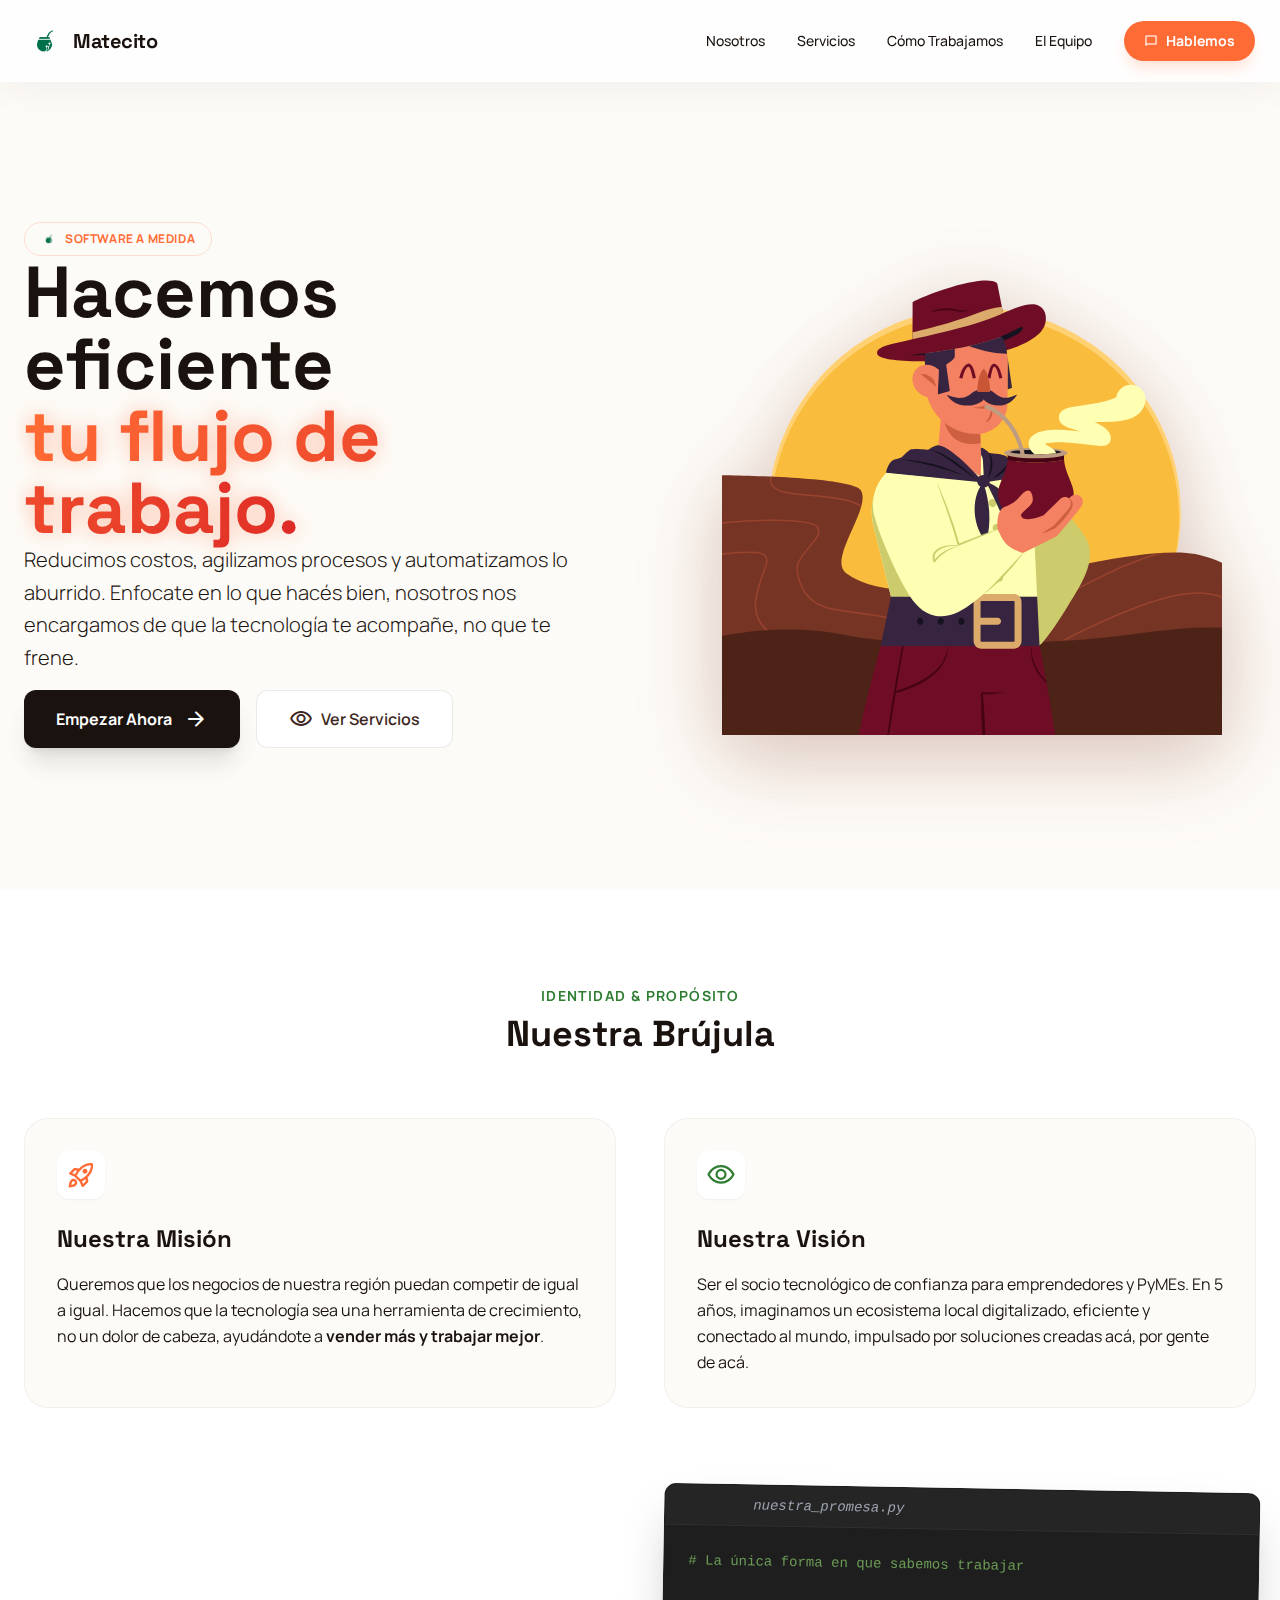
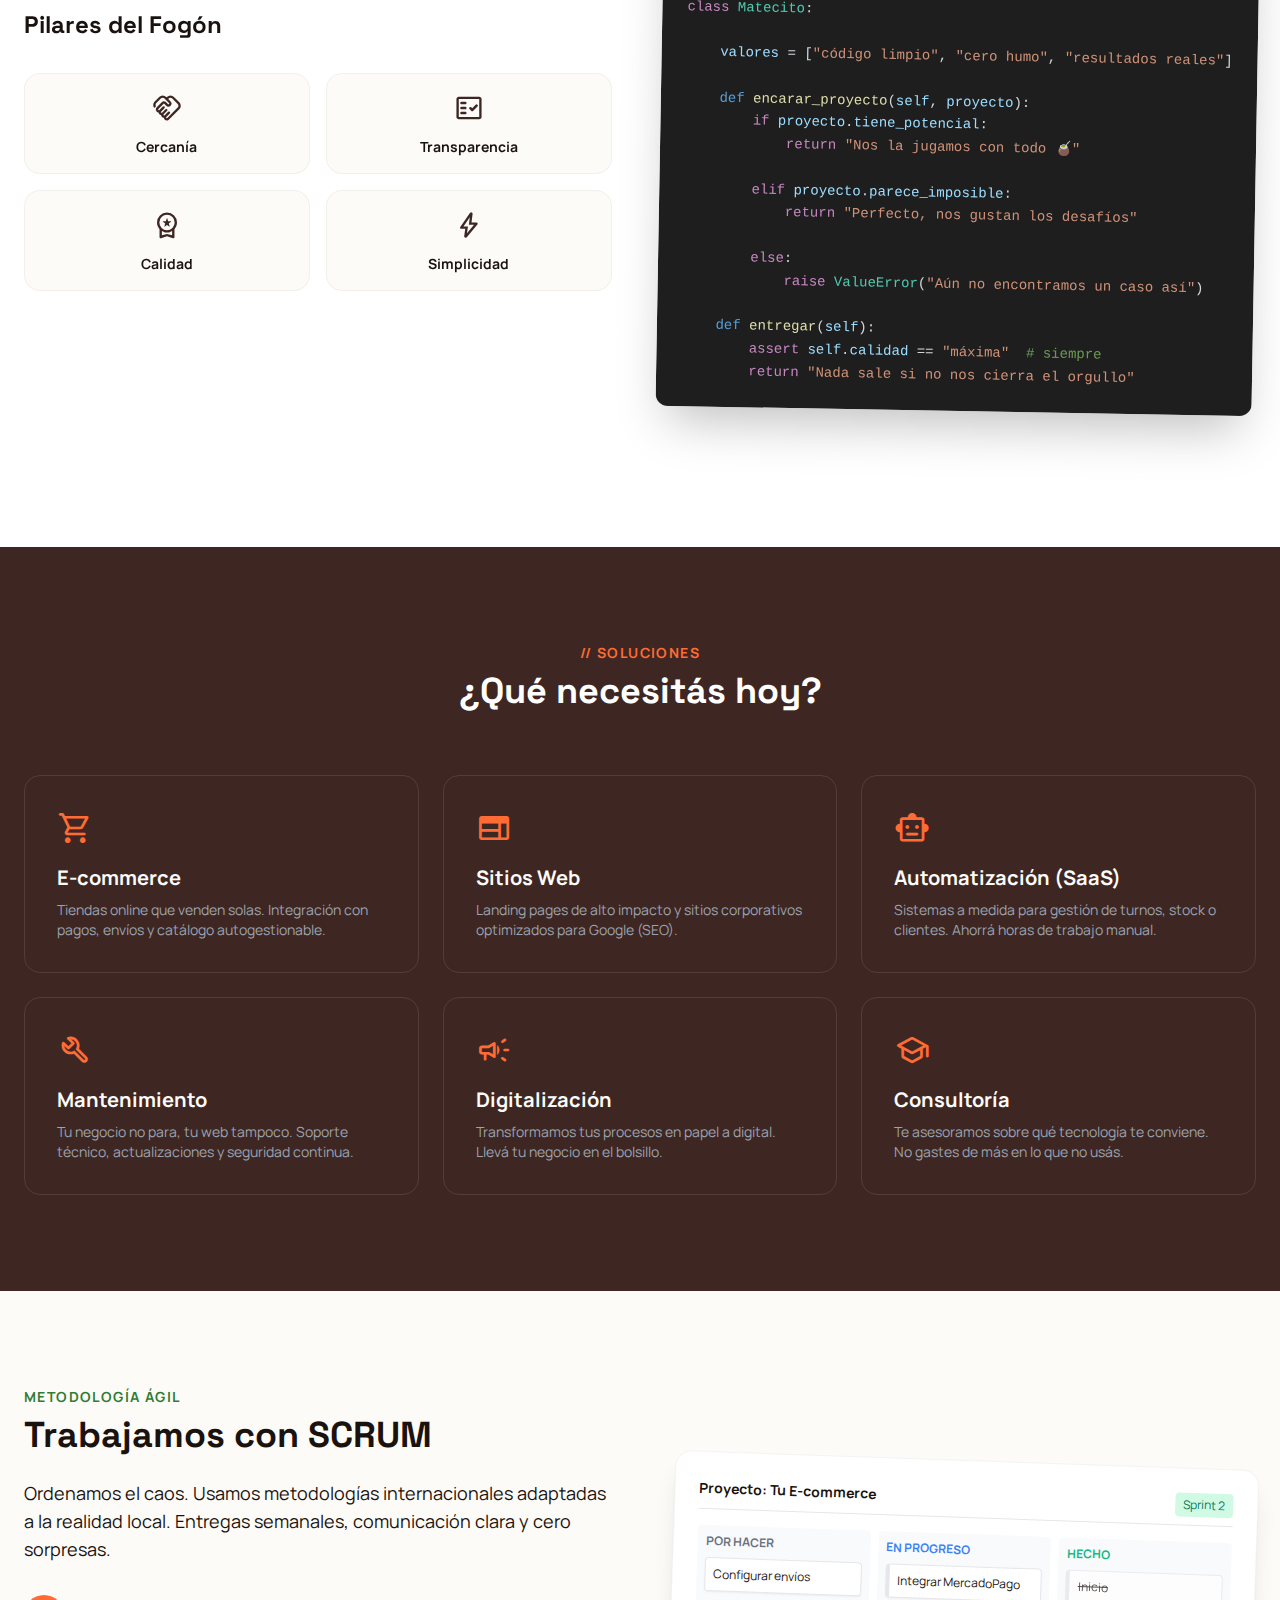
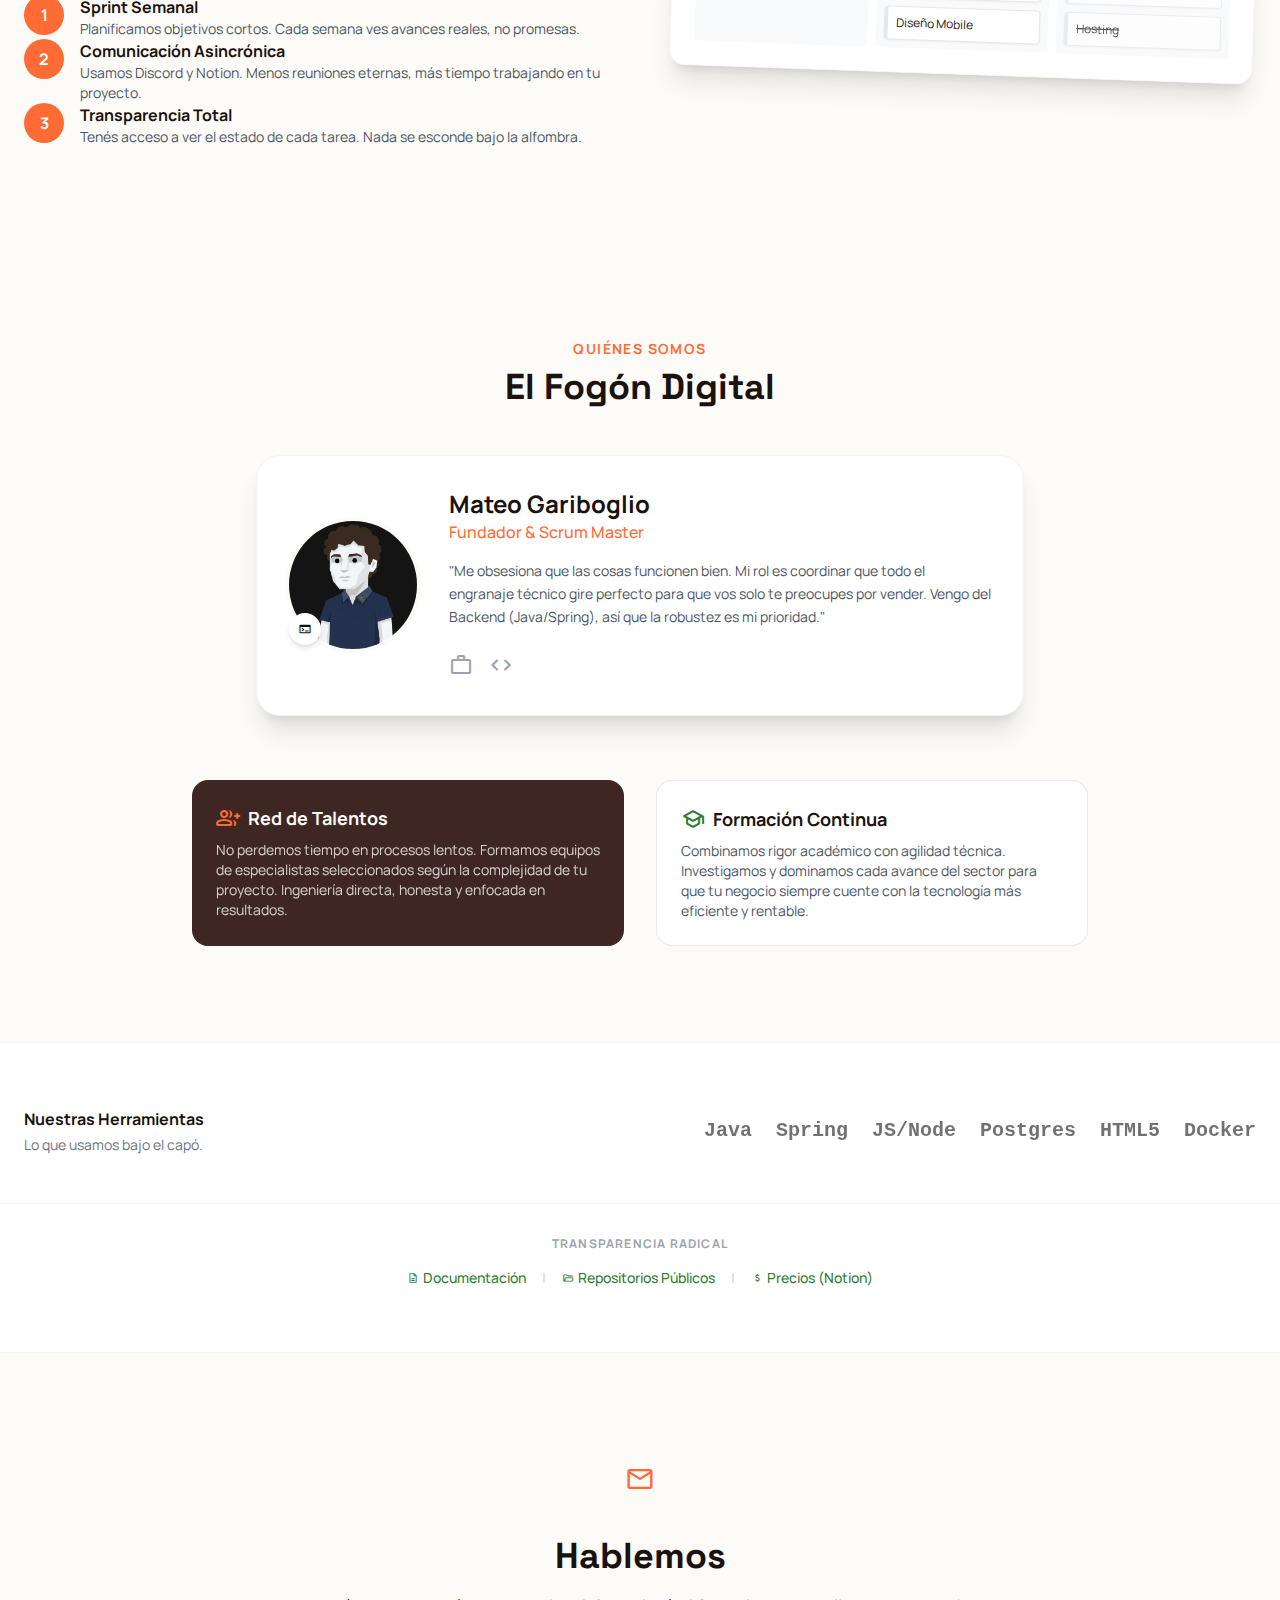
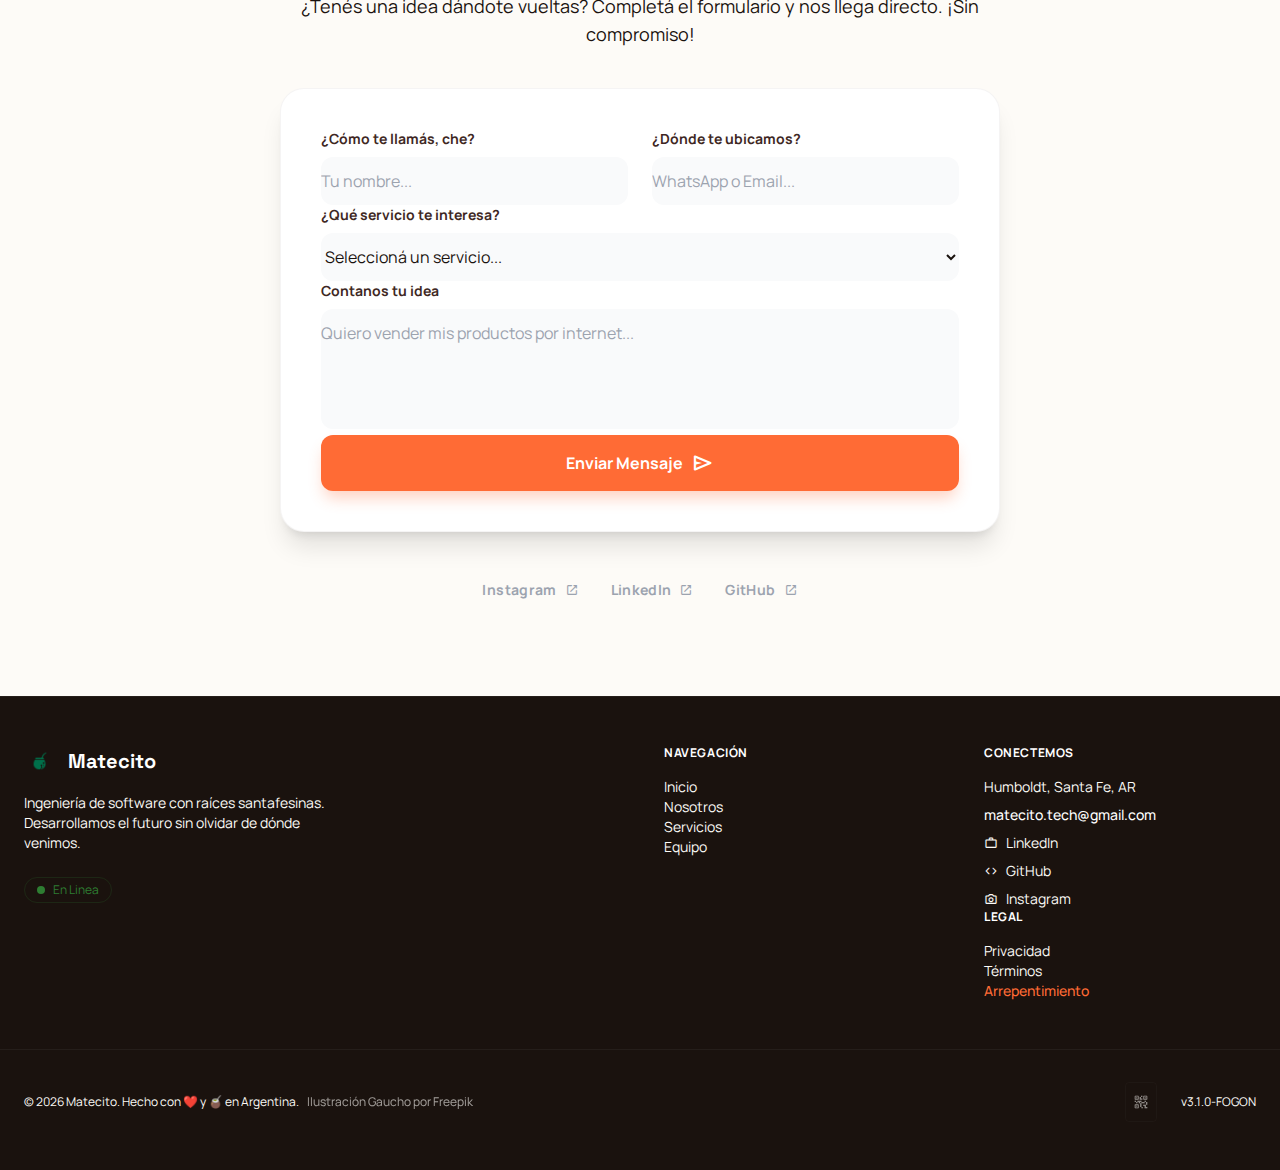
<file: index.html>
<!DOCTYPE html>
<html lang="es" class="scroll-smooth snap-y snap-proximity scroll-pt-20">

<head>
    <meta charset="UTF-8">
    <meta name="viewport" content="width=device-width, initial-scale=1.0">
    <meta name="theme-color" content="#ff6b35">

    <!-- Primary Meta Tags -->
    <title>Matecito | Desarrollo de Software Artesanal | Humboldt, Santa Fe</title>
    <meta name="title" content="Matecito | Desarrollo de Software Artesanal | Humboldt, Santa Fe">
    <meta name="description"
        content="Impulsá tu negocio con desarrollo de software artesanal en Humboldt y Santa Fe. Sitios web de alto impacto, tiendas online y sistemas a medida que venden solos.">
    <meta name="keywords"
        content="desarrollo software humboldt, diseño web santa fe, ecommerce rafaela, programador argentina, matecito tech, automatizacion negocios, sistemas a medida, mateo gariboglio">
    <meta name="author" content="Mateo Gariboglio">
    <meta name="robots" content="index, follow, max-image-preview:large, max-snippet:-1, max-video-preview:-1">
    <link rel="canonical" href="https://matecito.tech/">

    <!-- Favicon -->
    <link rel="icon" type="image/svg+xml" href="public/matecito-favicon.svg">
    <link rel="apple-touch-icon" href="public/matecito-favicon.svg">

    <!-- Open Graph / Facebook -->
    <meta property="og:type" content="website">
    <meta property="og:url" content="https://matecito.tech/">
    <meta property="og:title" content="Matecito | Desarrollo de Software Artesanal">
    <meta property="og:description"
        content="Transformamos negocios con tecnología artesanal. Sitios web, tiendas online y sistemas a medida en Humboldt, Rafaela y toda la región.">
    <meta property="og:image" content="https://matecito.tech/public/matecito-logo.svg">
    <meta property="og:locale" content="es_AR">
    <meta property="og:site_name" content="Matecito Tech">

    <!-- Twitter -->
    <meta property="twitter:card" content="summary_large_image">
    <meta property="twitter:url" content="https://matecito.tech/">
    <meta property="twitter:title" content="Matecito | Desarrollo de Software Artesanal">
    <meta property="twitter:description"
        content="Transformamos negocios con tecnología artesanal. Sitios web, tiendas online y sistemas a medida en Humboldt, Rafaela y toda la región.">
    <meta property="twitter:image" content="https://matecito.tech/public/matecito-logo.svg">
    <meta name="twitter:creator" content="@Mateo_404">

    <!-- Google Fonts (Performance Optimized) -->
    <link rel="preconnect" href="https://fonts.googleapis.com">
    <link rel="preconnect" href="https://fonts.gstatic.com" crossorigin>
    <link
        href="https://fonts.googleapis.com/css2?family=Manrope:wght@300;400;500;600;700;800&family=Space+Grotesk:wght@500;700&display=swap"
        rel="stylesheet">

    <!-- Material Symbols -->
    <link rel="stylesheet"
        href="https://fonts.googleapis.com/css2?family=Material+Symbols+Rounded:opsz,wght,FILL,GRAD@20..48,100..700,0..1,-50..200" />

    <!-- Preload Critical Resources -->
    <link rel="preload" href="css/output.css" as="style">
    <link rel="preload" href="public/Matecito-logo.svg" as="image">
    <link rel="preload" href="public/gaucho.svg" as="image">

    <!-- Optimized CSS -->
    <link rel="stylesheet" href="css/output.css">
    <link rel="stylesheet" href="css/gaucho-animation.css">

    <!-- Schema.org Structured Data -->
    <script type="application/ld+json">
    {
      "@context": "https://schema.org",
      "@type": "LocalBusiness",
      "name": "Matecito Tech",
      "image": "https://matecito.tech/public/matecito-logo.svg",
      "telephone": "+543425370985",
      "email": "matecito.tech@gmail.com",
      "url": "https://matecito.tech", 
      "logo": "https://matecito.tech/public/matecito-logo.svg",
      "priceRange": "$$",
      "address": {
        "@type": "PostalAddress",
        "addressLocality": "Humboldt",
        "addressRegion": "Santa Fe",
        "postalCode": "3081",
        "addressCountry": "AR"
      },
      "geo": {
        "@type": "GeoCoordinates",
        "latitude": -31.4000, 
        "longitude": -61.0833
      },
      "sameAs": [
        "https://www.linkedin.com/in/mateo-gariboglio",
        "https://github.com/Mateo-404"
      ],
      "founder": {
        "@type": "Person",
        "name": "Mateo Gariboglio"
      },
      "openingHoursSpecification": {
        "@type": "OpeningHoursSpecification",
        "dayOfWeek": [
          "Monday",
          "Tuesday",
          "Wednesday",
          "Thursday",
          "Friday"
        ],
        "opens": "09:00",
        "closes": "18:00"
      },
      "description": "Desarrollo de software a medida, diseño web profesional y e-commerce en Humboldt y Santa Fe."
    }
    </script>
    <script type="application/ld+json">
    {
      "@context": "https://schema.org",
      "@type": "ProfessionalService",
      "name": "Matecito | Desarrollo de Software",
      "url": "https://matecito.tech",
      "knowsAbout": ["Desarrollo Web", "E-commerce", "SEO", "Sistemas de Gestión", "Automatización", "Java", "Spring Boot", "React"],
      "areaServed": ["Humboldt", "Rafaela", "Esperanza", "Santa Fe", "Argentina"]
    }
    </script>



    <style>
        .text-glow-orange {
            text-shadow: 0 0 20px rgba(255, 107, 53, 0.4);
        }

        .glass-card {
            background: rgba(255, 255, 255, 0.8);
            backdrop-filter: blur(12px);
            border: 1px solid rgba(255, 255, 255, 0.6);
            box-shadow: 0 8px 32px 0 rgba(62, 39, 35, 0.05);
        }

        .wood-card {
            background: linear-gradient(145deg, #3e2723, #2d1b18);
            border: 1px solid rgba(255, 255, 255, 0.1);
        }

        .ember {
            position: absolute;
            background: #ff6b35;
            border-radius: 50%;
            filter: blur(1px);
        }

        /* Estilos específicos para la animación del Gaucho */
        .gaucho-hero-container {
            position: relative;
            width: 100%;
            max-width: 500px;
            margin: 0 auto;
            filter: drop-shadow(0 20px 40px rgba(255, 107, 53, 0.15));
        }

        /* Ajustes responsive para partículas de código */
        @media (max-width: 768px) {
            .code-particle {
                font-size: 10px !important;
            }
        }

        /* Scrollbar Personalizado */
        ::-webkit-scrollbar {
            width: 10px;
        }

        ::-webkit-scrollbar-track {
            background: #fdfbf7;
        }

        ::-webkit-scrollbar-thumb {
            background: #3e2723;
            border-radius: 5px;
            border: 2px solid #fdfbf7;
        }

        ::-webkit-scrollbar-thumb:hover {
            background: #ff6b35;
        }
    </style>
</head>

<body
    class="bg-brand-cream text-brand-dark antialiased selection:bg-brand-orange selection:text-white overflow-x-hidden font-sans">

    <!-- NAVBAR -->
    <nav class="fixed w-full z-50 glass-card border-b border-brand-wood/5 top-0 transition-all duration-300"
        id="navbar">
        <div class="max-w-7xl mx-auto px-6 h-20 flex items-center justify-between">
            <!-- Logo -->
            <a href="#" class="flex items-center gap-2 group">
                <img src="public/Matecito-logo.svg" alt="Matecito Logo" loading="eager"
                    class="w-10 h-10 transition-transform duration-300 group-hover:scale-110">
                <span class="font-display font-bold text-xl tracking-tight text-brand-dark">Matecito</span>
            </a>

            <div class="hidden lg:flex items-center gap-8 font-medium text-sm text-brand-wood/80">
                <a href="#filosofia" class="hover:text-brand-orange transition-colors">Nosotros</a>
                <a href="#servicios" class="hover:text-brand-orange transition-colors">Servicios</a>
                <a href="#metodologia" class="hover:text-brand-orange transition-colors">Cómo Trabajamos</a>
                <a href="#equipo" class="hover:text-brand-orange transition-colors">El Equipo</a>
                <a href="#contacto"
                    class="bg-brand-orange text-white px-5 py-2.5 rounded-full hover:bg-orange-600 transition-all hover:scale-105 shadow-lg shadow-brand-orange/20 font-bold flex items-center gap-2">
                    <span class="material-symbols-rounded text-sm">chat_bubble</span>
                    Hablemos
                </a>
            </div>
            <!-- Mobile Menu Icon -->
            <button class="lg:hidden text-brand-wood">
                <span class="material-symbols-rounded text-3xl">menu</span>
            </button>
        </div>
    </nav>

    <main class="pt-20">

        <!-- 1. HERO SECTION -->
        <section
            class="min-h-[90vh] flex flex-col lg:flex-row items-center justify-between max-w-7xl mx-auto px-6 py-12 gap-12 relative snap-start">
            <div id="embers-container" class="absolute inset-0 pointer-events-none overflow-hidden z-0"></div>

            <div class="flex-1 space-y-8 z-10 lg:pr-12 animate-fade-in-up">
                <div
                    class="inline-flex items-center gap-2 px-4 py-2 bg-brand-orange/10 text-brand-orange text-xs font-bold rounded-full uppercase tracking-wider border border-brand-orange/20">
                    <img src="public/Matecito-logo.svg" alt="Matecito" loading="eager" class="w-4 h-4 animate-pulse">
                    Software a Medida
                </div>

                <h1 class="text-5xl lg:text-7xl font-display font-bold leading-[1.1] text-brand-dark">
                    Hacemos eficiente <br />
                    <span
                        class="text-transparent bg-clip-text bg-gradient-to-r from-brand-orange to-red-600 text-glow-orange">tu
                        flujo de trabajo.</span>
                </h1>

                <p class="text-xl text-brand-wood/70 leading-relaxed font-light max-w-2xl">
                    Reducimos costos, agilizamos procesos y automatizamos lo aburrido. Enfocate en lo que hacés bien,
                    nosotros nos encargamos de que la tecnología te acompañe, no que te frene.
                </p>

                <div class="flex flex-col sm:flex-row gap-4 pt-4">
                    <a href="#contacto"
                        class="group px-8 py-4 bg-brand-dark text-white rounded-xl font-bold hover:bg-black transition-all flex items-center justify-center gap-3 shadow-xl hover:shadow-2xl hover:-translate-y-1">
                        <span>Empezar Ahora</span>
                        <span
                            class="material-symbols-rounded group-hover:translate-x-1 transition-transform">arrow_forward</span>
                    </a>
                    <a href="#servicios"
                        class="px-8 py-4 bg-white border border-brand-wood/10 text-brand-wood rounded-xl font-semibold hover:border-brand-orange/50 hover:text-brand-orange transition-all flex items-center justify-center gap-2">
                        <span class="material-symbols-rounded">visibility</span>
                        Ver Servicios
                    </a>
                </div>
            </div>

            <!-- Hero Image / SVG Animado -->
            <div class="flex-1 w-full relative group perspective-[1000px] z-10 flex justify-center">
                <div
                    class="absolute -inset-10 bg-orange-500/20 blur-[60px] rounded-full opacity-60 animate-pulse-slow pointer-events-none">
                </div>

                <div
                    class="relative w-full max-w-[500px] transform transition-transform duration-700 hover:rotate-y-3 hover:rotate-x-3 rotate-y-6 rotate-x-3">
                    <div class="gaucho-hero-container">
                        <img id="gaucho-svg" src="public/gaucho.svg" data-auto-animate
                            alt="Ilustración Gaucho por Freepik"
                            title="Dibujado a mano ilustración gaucho bebiendo - Freepik" loading="eager"
                            class="w-full h-auto drop-shadow-2xl">
                    </div>
                </div>
            </div>
        </section>

        <!-- 2. NOSOTROS (Misión, Visión, Valores) -->
        <section id="filosofia" class="py-24 bg-white relative overflow-hidden snap-start">
            <div
                class="absolute top-0 right-0 w-64 h-64 bg-brand-green/5 rounded-full blur-3xl -translate-y-1/2 translate-x-1/2">
            </div>

            <div class="max-w-7xl mx-auto px-6 relative z-10">
                <div class="text-center mb-16">
                    <span class="text-brand-green font-bold tracking-widest uppercase text-sm mb-2 block">Identidad &
                        Propósito</span>
                    <h2 class="text-4xl font-display font-bold text-brand-dark">Nuestra Brújula</h2>
                </div>

                <div class="grid md:grid-cols-2 gap-12 mb-20">
                    <!-- Misión -->
                    <div
                        class="p-8 rounded-3xl bg-brand-cream border border-brand-wood/5 relative group hover:shadow-lg transition-all">
                        <div
                            class="w-12 h-12 bg-white rounded-xl shadow-sm flex items-center justify-center text-brand-orange mb-6">
                            <span class="material-symbols-rounded text-3xl">rocket_launch</span>
                        </div>
                        <h3 class="text-2xl font-bold mb-4 font-display">Nuestra Misión</h3>
                        <p class="text-brand-wood/80 leading-relaxed">
                            Queremos que los negocios de nuestra región puedan competir de
                            igual a igual. Hacemos que la tecnología sea una herramienta de crecimiento, no un dolor de
                            cabeza, ayudándote a <strong>vender más y trabajar mejor</strong>.
                        </p>
                    </div>

                    <!-- Visión -->
                    <div
                        class="p-8 rounded-3xl bg-brand-cream border border-brand-wood/5 relative group hover:shadow-lg transition-all">
                        <div
                            class="w-12 h-12 bg-white rounded-xl shadow-sm flex items-center justify-center text-brand-green mb-6">
                            <span class="material-symbols-rounded text-3xl">visibility</span>
                        </div>
                        <h3 class="text-2xl font-bold mb-4 font-display">Nuestra Visión</h3>
                        <p class="text-brand-wood/80 leading-relaxed">
                            Ser el socio tecnológico de confianza para emprendedores y PyMEs. En 5 años, imaginamos un
                            ecosistema local digitalizado, eficiente y conectado al mundo, impulsado por soluciones
                            creadas acá, por gente de acá.
                        </p>
                    </div>
                </div>

                <!-- Pilares del Fogón (Valores) -->
                <div class="flex flex-col lg:flex-row gap-12 items-center mb-10">
                    <div class="flex-1">
                        <h3 class="text-2xl font-bold font-display mb-8 text-center lg:text-left">Pilares del Fogón</h3>
                        <div class="grid grid-cols-2 gap-4">
                            <div
                                class="p-4 bg-brand-cream border border-brand-wood/5 rounded-2xl text-center hover:bg-white transition-colors group/icon">
                                <div class="mb-2 text-brand-wood group-hover/icon:text-brand-orange transition-colors">
                                    <span class="material-symbols-rounded text-3xl">handshake</span>
                                </div>
                                <h4 class="font-bold text-sm">Cercanía</h4>
                            </div>
                            <div
                                class="p-4 bg-brand-cream border border-brand-wood/5 rounded-2xl text-center hover:bg-white transition-colors group/icon">
                                <div class="mb-2 text-brand-wood group-hover/icon:text-brand-orange transition-colors">
                                    <span class="material-symbols-rounded text-3xl">fact_check</span>
                                </div>
                                <h4 class="font-bold text-sm">Transparencia</h4>
                            </div>
                            <div
                                class="p-4 bg-brand-cream border border-brand-wood/5 rounded-2xl text-center hover:bg-white transition-colors group/icon">
                                <div class="mb-2 text-brand-wood group-hover/icon:text-brand-orange transition-colors">
                                    <span class="material-symbols-rounded text-3xl">workspace_premium</span>
                                </div>
                                <h4 class="font-bold text-sm">Calidad</h4>
                            </div>
                            <div
                                class="p-4 bg-brand-cream border border-brand-wood/5 rounded-2xl text-center hover:bg-white transition-colors group/icon">
                                <div class="mb-2 text-brand-wood group-hover/icon:text-brand-orange transition-colors">
                                    <span class="material-symbols-rounded text-3xl">bolt</span>
                                </div>
                                <h4 class="font-bold text-sm">Simplicidad</h4>
                            </div>
                        </div>
                    </div>

                    <!-- Código de Honor (Python Block) -->
                    <div class="flex-1 w-full">
                        <div style="background:#1e1e1e"
                            class="rounded-xl shadow-2xl overflow-hidden border border-brand-wood/10 font-mono text-xs md:text-sm transform rotate-1 hover:rotate-0 transition-transform duration-500 group">

                            <!-- Barra superior del editor -->
                            <div style="background:#252526"
                                class="flex items-center gap-2 px-4 py-3 border-b border-white/5">
                                <div class="flex gap-1.5">
                                    <div class="w-3 h-3 rounded-full bg-[#ff5f56]"></div>
                                    <div class="w-3 h-3 rounded-full bg-[#ffbd2e]"></div>
                                    <div class="w-3 h-3 rounded-full bg-[#27c93f]"></div>
                                </div>
                                <span class="ml-4 text-gray-400 italic group-hover:text-brand-orange transition-colors">
                                    nuestra_promesa.py
                                </span>
                            </div>

                            <!-- Código -->
                            <pre class="p-6 text-gray-300 leading-relaxed overflow-x-auto whitespace-pre"><code><span style="color:#6a9955"># La única forma en que sabemos trabajar</span>

<span style="color:#c586c0">class</span> <span style="color:#4ec9b0">Matecito</span>:

    <span style="color:#9cdcfe">valores</span> = [<span style="color:#ce9178">"código limpio"</span>, <span style="color:#ce9178">"cero humo"</span>, <span style="color:#ce9178">"resultados reales"</span>]

    <span style="color:#569cd6">def</span> <span style="color:#dcdcaa">encarar_proyecto</span>(<span style="color:#9cdcfe">self</span>, <span style="color:#9cdcfe">proyecto</span>):
        <span style="color:#c586c0">if</span> <span style="color:#9cdcfe">proyecto</span>.<span style="color:#9cdcfe">tiene_potencial</span>:
            <span style="color:#c586c0">return</span> <span style="color:#ce9178">"Nos la jugamos con todo 🧉"</span>

        <span style="color:#c586c0">elif</span> <span style="color:#9cdcfe">proyecto</span>.<span style="color:#9cdcfe">parece_imposible</span>:
            <span style="color:#c586c0">return</span> <span style="color:#ce9178">"Perfecto, nos gustan los desafíos"</span>

        <span style="color:#c586c0">else</span>:
            <span style="color:#c586c0">raise</span> <span style="color:#4ec9b0">ValueError</span>(<span style="color:#ce9178">"Aún no encontramos un caso así"</span>)

    <span style="color:#569cd6">def</span> <span style="color:#dcdcaa">entregar</span>(<span style="color:#9cdcfe">self</span>):
        <span style="color:#c586c0">assert</span> <span style="color:#9cdcfe">self</span>.<span style="color:#9cdcfe">calidad</span> == <span style="color:#ce9178">"máxima"</span><span style="color:#6a9955">  # siempre</span>
        <span style="color:#c586c0">return</span> <span style="color:#ce9178">"Nada sale si no nos cierra el orgullo"</span>
</code></pre>
                        </div>
                    </div>
        </section>

        <!-- 3. SERVICIOS -->
        <section id="servicios" class="py-24 bg-brand-wood text-brand-cream relative snap-start">
            <div class="max-w-7xl mx-auto px-6">
                <div class="text-center mb-16">
                    <span class="text-brand-orange font-bold tracking-widest uppercase text-sm mb-2 block">//
                        Soluciones</span>
                    <h2 class="text-4xl font-display font-bold text-white">¿Qué necesitás hoy?</h2>
                </div>

                <div class="grid md:grid-cols-2 lg:grid-cols-3 gap-6">
                    <!-- Servicio 1 -->
                    <div
                        class="bg-white/5 border border-white/10 p-8 rounded-2xl hover:bg-white/10 transition-colors group">
                        <span
                            class="material-symbols-rounded text-4xl text-brand-orange mb-4 group-hover:scale-110 transition-transform block">shopping_cart</span>
                        <h3 class="text-xl font-bold mb-2">E-commerce</h3>
                        <p class="text-sm text-gray-400">Tiendas online que venden solas. Integración con pagos, envíos
                            y catálogo autogestionable.</p>
                    </div>
                    <!-- Servicio 2 -->
                    <div
                        class="bg-white/5 border border-white/10 p-8 rounded-2xl hover:bg-white/10 transition-colors group">
                        <span
                            class="material-symbols-rounded text-4xl text-brand-orange mb-4 group-hover:scale-110 transition-transform block">web</span>
                        <h3 class="text-xl font-bold mb-2">Sitios Web</h3>
                        <p class="text-sm text-gray-400">Landing pages de alto impacto y sitios corporativos optimizados
                            para Google (SEO).</p>
                    </div>
                    <!-- Servicio 3 -->
                    <div
                        class="bg-white/5 border border-white/10 p-8 rounded-2xl hover:bg-white/10 transition-colors group">
                        <span
                            class="material-symbols-rounded text-4xl text-brand-orange mb-4 group-hover:scale-110 transition-transform block">smart_toy</span>
                        <h3 class="text-xl font-bold mb-2">Automatización (SaaS)</h3>
                        <p class="text-sm text-gray-400">Sistemas a medida para gestión de turnos, stock o clientes.
                            Ahorrá horas de trabajo manual.</p>
                    </div>
                    <!-- Servicio 4 -->
                    <div
                        class="bg-white/5 border border-white/10 p-8 rounded-2xl hover:bg-white/10 transition-colors group">
                        <span
                            class="material-symbols-rounded text-4xl text-brand-orange mb-4 group-hover:scale-110 transition-transform block">build</span>
                        <h3 class="text-xl font-bold mb-2">Mantenimiento</h3>
                        <p class="text-sm text-gray-400">Tu negocio no para, tu web tampoco. Soporte técnico,
                            actualizaciones y seguridad continua.</p>
                    </div>
                    <!-- Servicio 5 -->
                    <div
                        class="bg-white/5 border border-white/10 p-8 rounded-2xl hover:bg-white/10 transition-colors group">
                        <span
                            class="material-symbols-rounded text-4xl text-brand-orange mb-4 group-hover:scale-110 transition-transform block">campaign</span>
                        <h3 class="text-xl font-bold mb-2">Digitalización</h3>
                        <p class="text-sm text-gray-400">Transformamos tus procesos en papel a digital. Llevá tu negocio
                            en el bolsillo.</p>
                    </div>
                    <!-- Servicio 6 -->
                    <div
                        class="bg-white/5 border border-white/10 p-8 rounded-2xl hover:bg-white/10 transition-colors group">
                        <span
                            class="material-symbols-rounded text-4xl text-brand-orange mb-4 group-hover:scale-110 transition-transform block">school</span>
                        <h3 class="text-xl font-bold mb-2">Consultoría</h3>
                        <p class="text-sm text-gray-400">Te asesoramos sobre qué tecnología te conviene. No gastes de
                            más en lo que no usás.</p>
                    </div>
                </div>
            </div>
        </section>

        <!-- 4. METODOLOGÍA (CÓMO TRABAJAMOS) -->
        <section id="metodologia" class="py-24 bg-brand-cream relative snap-start">
            <div class="max-w-7xl mx-auto px-6">
                <div class="flex flex-col lg:flex-row gap-16 items-center">
                    <div class="lg:w-1/2">
                        <span
                            class="text-brand-green font-bold tracking-widest uppercase text-sm mb-2 block">Metodología
                            Ágil</span>
                        <h2 class="text-4xl font-display font-bold text-brand-dark mb-6">Trabajamos con SCRUM</h2>
                        <p class="text-lg text-brand-wood/70 mb-8">
                            Ordenamos el caos. Usamos metodologías internacionales adaptadas a la realidad local.
                            Entregas semanales, comunicación clara y cero sorpresas.
                        </p>

                        <div class="space-y-6">
                            <div class="flex gap-4">
                                <div
                                    class="w-10 h-10 rounded-full bg-brand-orange text-white flex items-center justify-center font-bold flex-shrink-0">
                                    1</div>
                                <div>
                                    <h4 class="font-bold text-brand-dark">Sprint Semanal</h4>
                                    <p class="text-sm text-gray-600">Planificamos objetivos cortos. Cada semana ves
                                        avances reales, no promesas.</p>
                                </div>
                            </div>
                            <div class="flex gap-4">
                                <div
                                    class="w-10 h-10 rounded-full bg-brand-orange text-white flex items-center justify-center font-bold flex-shrink-0">
                                    2</div>
                                <div>
                                    <h4 class="font-bold text-brand-dark">Comunicación Asincrónica</h4>
                                    <p class="text-sm text-gray-600">Usamos Discord y Notion. Menos reuniones eternas,
                                        más tiempo trabajando en tu proyecto.</p>
                                </div>
                            </div>
                            <div class="flex gap-4">
                                <div
                                    class="w-10 h-10 rounded-full bg-brand-orange text-white flex items-center justify-center font-bold flex-shrink-0">
                                    3</div>
                                <div>
                                    <h4 class="font-bold text-brand-dark">Transparencia Total</h4>
                                    <p class="text-sm text-gray-600">Tenés acceso a ver el estado de cada tarea. Nada se
                                        esconde bajo la alfombra.</p>
                                </div>
                            </div>
                        </div>
                    </div>
                    <div class="lg:w-1/2">
                        <div class="bg-white p-6 rounded-2xl shadow-xl border border-brand-wood/5 rotate-2">
                            <!-- Visual representation of Kanban/Scrum Board -->
                            <div class="flex justify-between items-center mb-4 border-b pb-2">
                                <span class="font-bold text-sm">Proyecto: Tu E-commerce</span>
                                <span class="text-xs bg-green-100 text-green-700 px-2 py-1 rounded">Sprint 2</span>
                            </div>
                            <div class="grid grid-cols-3 gap-2 text-xs">
                                <div class="bg-gray-50 p-2 rounded">
                                    <div class="font-bold mb-2 text-gray-500">POR HACER</div>
                                    <div class="bg-white p-2 rounded shadow-sm border mb-2">Configurar envíos</div>
                                </div>
                                <div class="bg-gray-50 p-2 rounded">
                                    <div class="font-bold mb-2 text-blue-500">EN PROGRESO</div>
                                    <div
                                        class="bg-white p-2 rounded shadow-sm border border-l-4 border-l-blue-500 mb-2">
                                        Integrar MercadoPago</div>
                                    <div class="bg-white p-2 rounded shadow-sm border border-l-4 border-l-blue-500">
                                        Diseño Mobile</div>
                                </div>
                                <div class="bg-gray-50 p-2 rounded">
                                    <div class="font-bold mb-2 text-green-500">HECHO</div>
                                    <div
                                        class="bg-white p-2 rounded shadow-sm border border-l-4 border-l-green-500 mb-2 opacity-75 line-through">
                                        Inicio</div>
                                    <div
                                        class="bg-white p-2 rounded shadow-sm border border-l-4 border-l-green-500 opacity-75 line-through">
                                        Hosting</div>
                                </div>
                            </div>
                        </div>
                    </div>
                </div>
            </div>
        </section>

        <!-- 5. EQUIPO (EL FOGÓN) -->
        <section id="equipo" class="py-24 bg-brand-wood/5 relative snap-start">
            <div class="max-w-7xl mx-auto px-6 text-center">
                <span class="text-brand-orange font-bold tracking-widest uppercase text-sm mb-2 block">Quiénes
                    Somos</span>
                <h2 class="text-4xl font-display font-bold text-brand-dark mb-12">El Fogón Digital</h2>

                <!-- Founder Card -->
                <div
                    class="max-w-3xl mx-auto bg-white p-8 rounded-3xl shadow-xl border border-brand-wood/5 flex flex-col md:flex-row items-center gap-8 mb-16">
                    <div class="relative shrink-0">
                        <div class="w-32 h-32 rounded-full ring-4 ring-brand-cream shadow-lg overflow-hidden">
                            <img src="public/mateo-gariboglio_low-poly.webp"
                                onerror="this.src='https://ui-avatars.com/api/?name=Mateo+Gariboglio&background=ff6b35&color=fff&size=150'"
                                alt="Mateo Gariboglio" loading="lazy" class="w-full h-full object-cover object-top">
                        </div>
                        <span
                            class="absolute bottom-1 right-1 w-8 h-8 bg-white rounded-full flex items-center justify-center shadow-md text-brand-dark"
                            title="Backend Developer">
                            <span class="material-symbols-rounded text-sm">terminal</span>
                        </span>
                    </div>
                    <div class="text-left">
                        <h3 class="text-2xl font-bold text-brand-dark">Mateo Gariboglio</h3>
                        <p class="text-brand-orange font-medium mb-4">Fundador & Scrum Master</p>
                        <p class="text-gray-600 mb-6 text-sm leading-relaxed">
                            "Me obsesiona que las cosas funcionen bien. Mi rol es coordinar que todo el engranaje
                            técnico gire perfecto para que vos solo te preocupes por vender. Vengo del Backend
                            (Java/Spring), así que la robustez es mi prioridad."
                        </p>
                        <div class="flex gap-4">
                            <a href="https://www.linkedin.com/in/mateo-gariboglio/" target="_blank"
                                class="text-gray-400 hover:text-[#0077b5] transition-colors"><span
                                    class="material-symbols-rounded">work</span></a>
                            <a href="https://github.com/Mateo-404" target="_blank"
                                class="text-gray-400 hover:text-black transition-colors"><span
                                    class="material-symbols-rounded">code</span></a>
                        </div>
                    </div>
                </div>

                <!-- Modelo de Colaboradores -->
                <div class="grid md:grid-cols-2 gap-8 text-left max-w-4xl mx-auto">
                    <div class="p-6 bg-brand-wood text-brand-cream rounded-2xl">
                        <h4 class="font-bold text-lg mb-2 flex items-center gap-2">
                            <span class="material-symbols-rounded text-brand-orange">group_add</span>
                            Red de Talentos
                        </h4>
                        <p class="text-sm opacity-80">
                            No perdemos tiempo en procesos lentos. Formamos equipos de especialistas seleccionados según
                            la complejidad de tu proyecto. Ingeniería directa, honesta y enfocada en resultados.
                        </p>
                    </div>
                    <div class="p-6 bg-white border border-brand-wood/10 rounded-2xl">
                        <h4 class="font-bold text-lg mb-2 flex items-center gap-2 text-brand-dark">
                            <span class="material-symbols-rounded text-brand-green">school</span>
                            Formación Continua
                        </h4>
                        <p class="text-sm text-gray-600">
                            Combinamos rigor académico con agilidad técnica. Investigamos y dominamos cada avance del
                            sector para que tu negocio siempre cuente con la tecnología más eficiente y rentable.
                        </p>
                    </div>
                </div>
            </div>
        </section>

        <!-- 6. TECH STACK & TRANSPARENCIA -->
        <section class="py-16 bg-white border-y border-gray-100 snap-start">
            <div class="max-w-7xl mx-auto px-6 flex flex-col md:flex-row justify-between items-center gap-8">
                <div class="text-center md:text-left">
                    <h3 class="font-bold text-brand-dark mb-1">Nuestras Herramientas</h3>
                    <p class="text-sm text-gray-500">Lo que usamos bajo el capó.</p>
                </div>
                <!-- Tech Icons (Text placeholders for simplicity/performance) -->
                <div
                    class="flex flex-wrap justify-center gap-6 opacity-60 grayscale hover:grayscale-0 transition-all duration-500">
                    <span class="font-mono font-bold text-xl hover:text-blue-500 cursor-help" title="Java">Java</span>
                    <span class="font-mono font-bold text-xl hover:text-green-500 cursor-help"
                        title="Spring Boot">Spring</span>
                    <span class="font-mono font-bold text-xl hover:text-yellow-500 cursor-help"
                        title="JavaScript">JS/Node</span>
                    <span class="font-mono font-bold text-xl hover:text-blue-400 cursor-help"
                        title="PostgreSQL">Postgres</span>
                    <span class="font-mono font-bold text-xl hover:text-orange-500 cursor-help"
                        title="HTML5">HTML5</span>
                    <span class="font-mono font-bold text-xl hover:text-cyan-500 cursor-help"
                        title="Docker">Docker</span>
                </div>
            </div>

            <!-- Links de Transparencia -->
            <div
                class="max-w-7xl mx-auto px-6 mt-12 pt-8 border-t border-gray-100 grid items-center justify-center text-center">
                <p class="text-xs font-bold text-gray-400 uppercase tracking-widest mb-4">Transparencia Radical</p>
                <div class="flex flex-wrap justify-center gap-4 text-sm font-medium text-brand-green">
                    <a href="https://github.com/matecito-tech" class="hover:underline flex items-center gap-1"><span
                            class="material-symbols-rounded text-xs">description</span> Documentación</a>
                    <span class="text-gray-300">|</span>
                    <a href="https://github.com/orgs/matecito-tech/repositories"
                        class="hover:underline flex items-center gap-1"><span
                            class="material-symbols-rounded text-xs">folder_open</span> Repositorios Públicos</a>
                    <span class="text-gray-300">|</span>
                    <a href="#" class="hover:underline flex items-center gap-1"><span
                            class="material-symbols-rounded text-xs">attach_money</span> Precios (Notion)</a>
                </div>
            </div>
        </section>

        <!-- 7. CTA / CONTACTO -->
        <section id="contacto" class="py-24 bg-brand-cream relative snap-start">
            <div class="max-w-3xl mx-auto px-6">
                <div class="text-center mb-10">
                    <span
                        class="inline-block p-3 rounded-full bg-brand-orange/10 text-brand-orange mb-6 animate-bounce">
                        <span class="material-symbols-rounded text-3xl">mail</span>
                    </span>
                    <h2 class="text-4xl font-display font-bold text-brand-dark mb-4">Hablemos</h2>
                    <p class="text-lg text-brand-wood/70">
                        ¿Tenés una idea dándote vueltas? Completá el formulario y nos llega directo. ¡Sin compromiso!
                    </p>
                </div>

                <form id="contactForm" action="https://formsubmit.co/matecito.tech@gmail.com" method="POST"
                    class="bg-white p-8 md:p-10 rounded-3xl shadow-xl border border-brand-wood/5 relative overflow-hidden group">
                    <!-- Configuración Formsubmit -->
                    <input type="hidden" name="_subject" value="Nuevo mensaje desde Web Matecito">
                    <input type="hidden" name="_template" value="table">
                    <input type="hidden" name="_captcha" value="false">
                    <input type="hidden" name="_next" value="https://matecito.tech/gracias.html">
                    <input type="text" name="_honey" style="display:none">
                    <!-- Fallback si JS falla -->

                    <!-- Sello de Garantía -->
                    <div
                        class="absolute -top-8 -right-8 w-32 h-32 bg-brand-orange/5 rounded-full flex items-center justify-center rotate-12 transition-transform group-hover:rotate-45">
                    </div>

                    <div class="space-y-6 relative z-10">
                        <div class="grid md:grid-cols-2 gap-6">
                            <div>
                                <label class="block text-sm font-bold text-brand-wood mb-2">¿Cómo te llamás,
                                    che?</label>
                                <input type="text" id="nombre"
                                    class="w-full rounded-xl border-gray-200 bg-gray-50 focus:border-brand-orange focus:ring-brand-orange transition-colors py-3"
                                    placeholder="Tu nombre..." required>
                            </div>
                            <div>
                                <label class="block text-sm font-bold text-brand-wood mb-2">¿Dónde te ubicamos?</label>
                                <input type="text" id="contacto_dato"
                                    class="w-full rounded-xl border-gray-200 bg-gray-50 focus:border-brand-orange focus:ring-brand-orange transition-colors py-3"
                                    placeholder="WhatsApp o Email..." required>
                            </div>
                        </div>

                        <div>
                            <label class="block text-sm font-bold text-brand-wood mb-2">¿Qué servicio te
                                interesa?</label>
                            <select id="asunto"
                                class="w-full rounded-xl border-gray-200 bg-gray-50 focus:border-brand-orange focus:ring-brand-orange transition-colors py-3">
                                <option value="" disabled selected>Seleccioná un servicio...</option>
                                <option value="landing">Sitio Web / Landing (USD 250)</option>
                                <option value="ecommerce">E-commerce Completo (USD 550)</option>
                                <option value="automatizacion">Automatización SaaS (USD 350)</option>
                                <option value="mantenimiento">Mantenimiento Mensual (USD 50)</option>
                                <option value="otro">Otro / Consulta general</option>
                            </select>
                        </div>

                        <div id="precio-estimado-container" class="hidden animate-fade-in">
                            <div
                                class="p-4 rounded-xl bg-brand-orange/5 border border-brand-orange/20 flex items-center justify-between">
                                <div>
                                    <p class="text-xs font-bold text-brand-orange uppercase tracking-wider mb-1">
                                        Inversión Estimada</p>
                                    <h3 id="precio-estimado" class="text-2xl font-bold text-brand-dark"></h3>
                                    <p id="precio-mensaje" class="text-[10px] text-brand-wood/60 mt-1"></p>
                                </div>
                                <span class="material-symbols-rounded text-brand-orange text-3xl">payments</span>
                            </div>
                        </div>

                        <div>
                            <label class="block text-sm font-bold text-brand-wood mb-2">Contanos tu idea</label>
                            <textarea id="mensaje" rows="4"
                                class="w-full rounded-xl border-gray-200 bg-gray-50 focus:border-brand-orange focus:ring-brand-orange transition-colors resize-none py-3"
                                placeholder="Quiero vender mis productos por internet..." required></textarea>
                        </div>

                        <button type="submit"
                            class="w-full py-4 bg-brand-orange text-white font-bold rounded-xl hover:bg-orange-600 transition-all transform active:scale-[0.98] shadow-lg shadow-brand-orange/30 flex items-center justify-center gap-2">
                            <span>Enviar Mensaje</span>
                            <span class="material-symbols-rounded">send</span>
                        </button>
                    </div>
                </form>

                <div class="mt-12 flex justify-center gap-8 text-sm font-bold tracking-wide text-gray-400">
                    <a href="https://www.instagram.com/matecito.tech/" target="_blank"
                        class="hover:text-brand-orange transition-colors hover:-translate-y-1 flex items-center gap-2">
                        Instagram <span class="material-symbols-rounded text-sm">open_in_new</span>
                    </a>
                    <a href="https://www.linkedin.com/company/matecito-tech/about/?viewAsMember=true" target="_blank"
                        class="hover:text-[#0077b5] transition-colors hover:-translate-y-1 flex items-center gap-2">
                        LinkedIn <span class="material-symbols-rounded text-sm">open_in_new</span>
                    </a>
                    <a href="https://github.com/matecito-tech" target="_blank"
                        class="hover:text-black transition-colors hover:-translate-y-1 flex items-center gap-2">
                        GitHub <span class="material-symbols-rounded text-sm">open_in_new</span>
                    </a>
                </div>
            </div>
        </section>

    </main>

    <!-- FOOTER -->
    <footer class="bg-brand-dark text-brand-cream py-12 border-t border-white/5">
        <div class="max-w-7xl mx-auto px-6 grid md:grid-cols-4 gap-12 text-sm">
            <div class="col-span-1 md:col-span-2">
                <div class="flex items-center gap-3 mb-4 text-white">
                    <img src="public/Matecito-logo.svg" alt="Matecito Logo" loading="lazy" class="w-8 h-8">
                    <span class="font-display font-bold text-xl">Matecito</span>
                </div>
                <p class="max-w-xs mb-6">Ingeniería de software con raíces santafesinas. Desarrollamos el futuro sin
                    olvidar de dónde venimos.</p>
                <div
                    class="inline-flex items-center gap-2 px-3 py-1 bg-white/5 rounded-full text-xs text-brand-green border border-brand-green/20">
                    <span class="w-2 h-2 bg-brand-green rounded-full animate-pulse"></span>
                    En Linea
                </div>
            </div>

            <div>
                <h4 class="font-bold text-white mb-4 uppercase tracking-wider text-xs">Navegación</h4>
                <ul class="space-y-3">
                    <li><a href="#" class="hover:text-brand-orange transition-colors">Inicio</a></li>
                    <li><a href="#filosofia" class="hover:text-brand-orange transition-colors">Nosotros</a></li>
                    <li><a href="#servicios" class="hover:text-brand-orange transition-colors">Servicios</a></li>
                    <li><a href="#equipo" class="hover:text-brand-orange transition-colors">Equipo</a></li>
                </ul>
            </div>

            <div>
                <h4 class="font-bold text-white mb-4 uppercase tracking-wider text-xs">Conectemos</h4>
                <p class="mb-2">Humboldt, Santa Fe, AR</p>
                <a href="mailto:matecito.tech@gmail.com"
                    class="hover:text-brand-orange transition-colors block mb-2 font-medium text-white">matecito.tech@gmail.com</a>
                <div class="flex flex-col gap-2 mt-2">
                    <a href="https://www.linkedin.com/company/matecito-tech" target="_blank"
                        class="hover:text-brand-orange transition-colors flex items-center gap-2 text-brand-cream"><span
                            class="material-symbols-rounded text-sm">work</span> LinkedIn</a>
                    <a href="https://github.com/matecito-tech" target="_blank"
                        class="hover:text-brand-orange transition-colors flex items-center gap-2 text-brand-cream"><span
                            class="material-symbols-rounded text-sm">code</span> GitHub</a>
                    <a href="https://www.instagram.com/matecito.tech/" target="_blank"
                        class="hover:text-brand-orange transition-colors flex items-center gap-2 text-brand-cream"><span
                            class="material-symbols-rounded text-sm">photo_camera</span> Instagram</a>
                </div>
                <div>
                    <h4 class="font-bold text-white mb-4 uppercase tracking-wider text-xs">Legal</h4>
                    <ul class="space-y-3">
                        <li><a href="politica-de-privacidad.html"
                                class="hover:text-brand-orange transition-colors">Privacidad</a></li>
                        <li><a href="terminos-y-condiciones.html"
                                class="hover:text-brand-orange transition-colors">Términos</a></li>
                        <li><a href="arrepentimiento.html"
                                class="text-brand-orange hover:brightness-110 transition-all font-medium">Arrepentimiento</a>
                        </li>
                    </ul>
                </div>
            </div>
        </div>
        <div
            class="max-w-7xl mx-auto px-6 mt-12 pt-8 border-t border-white/5 text-xs flex flex-col md:flex-row justify-between items-center gap-6">
            <div class="flex flex-col md:flex-row items-center gap-2 md:gap-4 text-center md:text-left">
                <span>&copy; 2026 Matecito. Hecho con ❤️ y 🧉 en Argentina.</span>
                <span class="hidden md:inline opacity-20">|</span>
                <span class="opacity-60">Ilustración Gaucho por <a href="https://www.freepik.com" target="_blank"
                        class="hover:text-brand-orange transition-colors underline decoration-white/10"
                        title="Dibujado a mano ilustración gaucho bebiendo">Freepik</a></span>
            </div>

            <div class="flex items-center gap-6">
                <!-- Data Fiscal Placeholder (AFIP) -->
                <a href="#" id="afip-data-fiscal" class="opacity-50 hover:opacity-100 transition-opacity"
                    title="Data Fiscal AFIP">
                    <div class="w-8 h-10 bg-white/10 rounded flex items-center justify-center border border-white/5">
                        <span class="material-symbols-rounded text-lg">qr_code_2</span>
                    </div>
                </a>
                <span class="opacity-70 hover:opacity-100 transition-opacity cursor-pointer">v3.1.0-FOGON</span>
            </div>
        </div>
    </footer>

    <!-- Toast Container -->
    <div id="toast-container"></div>

    <!-- Scripts -->
    <script src="js/gaucho-animator.js"></script>
    <script src="js/main.js"></script>
</body>

</html>
</file>
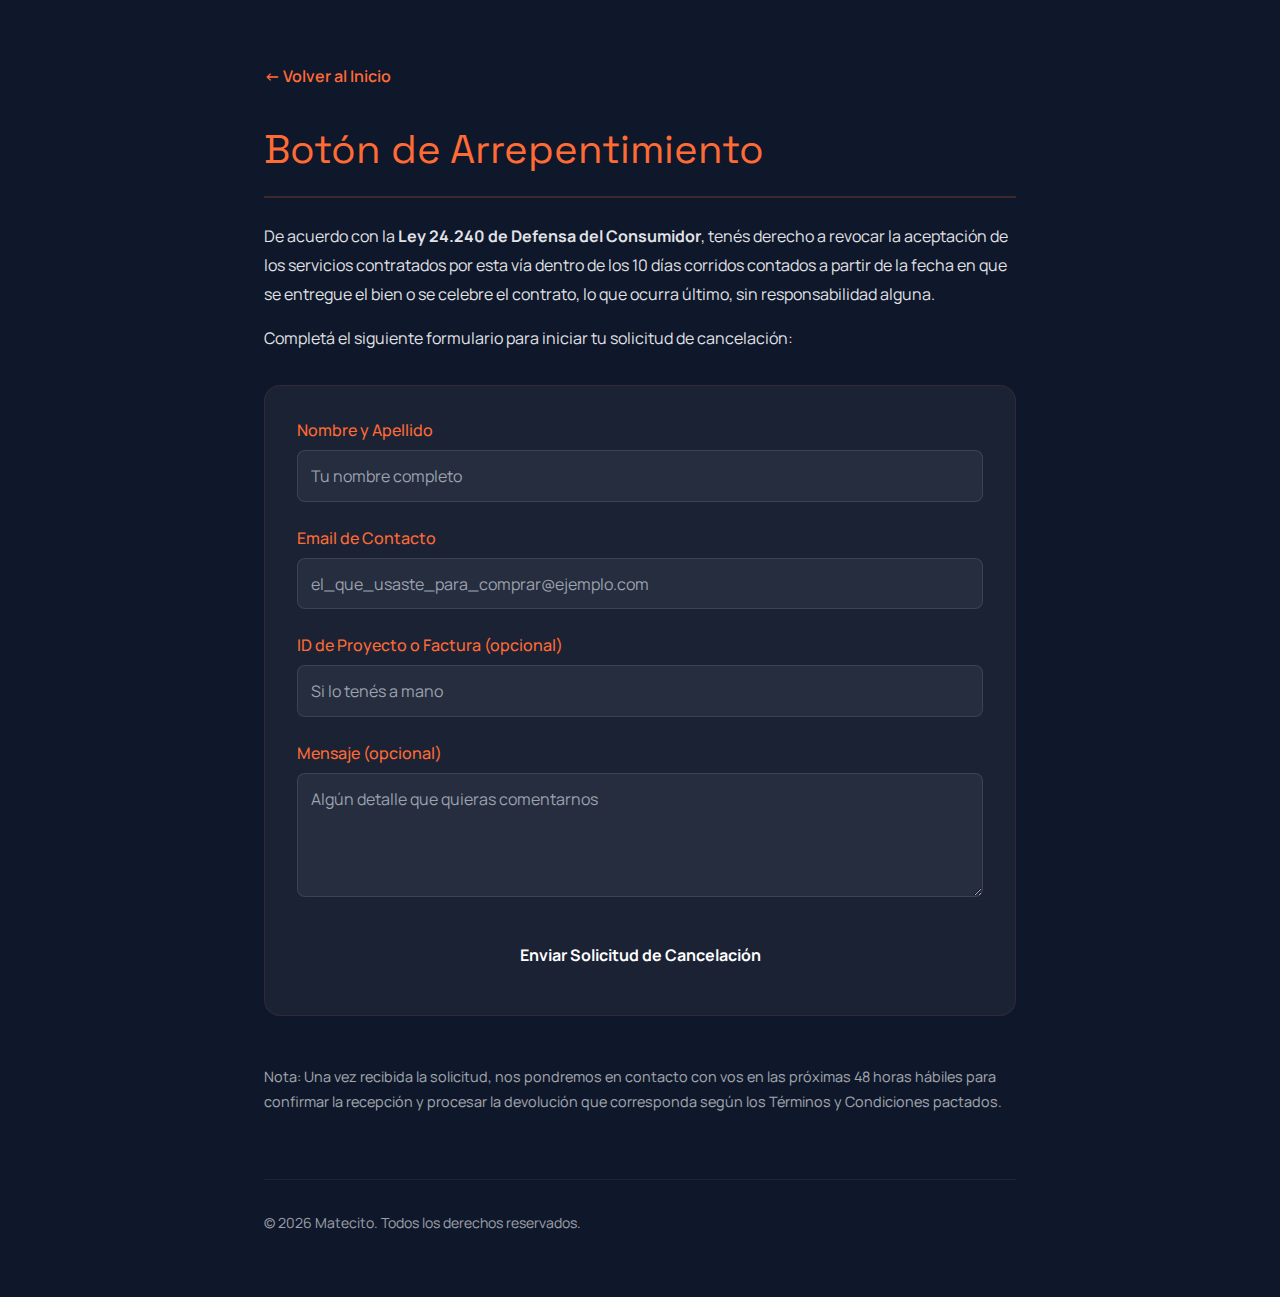
<file: arrepentimiento.html>
<!DOCTYPE html>
<html lang="es">

<head>
    <meta charset="UTF-8">
    <meta name="viewport" content="width=device-width, initial-scale=1.0">
    <title>Botón de Arrepentimiento | Matecito</title>
    <link rel="icon" type="image/svg+xml" href="public/matecito-favicon.svg">
    <link
        href="https://fonts.googleapis.com/css2?family=Manrope:wght@300;400;500;600;700;800&family=Space+Grotesk:wght@500;700&display=swap"
        rel="stylesheet">
    <link rel="stylesheet" href="css/output.css">
    <style>
        body {
            font-family: 'Manrope', sans-serif;
            background-color: #0f172a;
            color: #f8fafc;
        }

        .legal-container {
            max-width: 800px;
            margin: 0 auto;
            padding: 4rem 1.5rem;
        }

        h1,
        h2 {
            font-family: 'Space Grotesk', sans-serif;
            color: #ff6b35;
            margin-bottom: 1.5rem;
        }

        h1 {
            font-size: 2.5rem;
            border-bottom: 2px solid rgba(255, 107, 53, 0.2);
            padding-bottom: 1rem;
        }

        h2 {
            font-size: 1.5rem;
            margin-top: 2rem;
        }

        p {
            margin-bottom: 1rem;
            line-height: 1.8;
            opacity: 0.9;
        }

        .back-link {
            display: inline-flex;
            align-items: center;
            gap: 0.5rem;
            color: #ff6b35;
            text-decoration: none;
            margin-bottom: 2rem;
            font-weight: 600;
            transition: transform 0.2s;
        }

        .back-link:hover {
            transform: translateX(-5px);
        }

        .form-container {
            background: rgba(255, 255, 255, 0.05);
            padding: 2rem;
            border-radius: 1rem;
            border: 1px solid rgba(255, 107, 53, 0.1);
            margin-top: 2rem;
        }

        .input-group {
            margin-bottom: 1.5rem;
        }

        label {
            display: block;
            margin-bottom: 0.5rem;
            font-weight: 500;
            color: #ff6b35;
        }

        input,
        textarea {
            width: 100%;
            padding: 0.8rem;
            border-radius: 0.5rem;
            background: rgba(255, 255, 255, 0.05);
            border: 1px solid rgba(255, 255, 255, 0.1);
            color: white;
            transition: border-color 0.2s;
        }

        input:focus,
        textarea:focus {
            outline: none;
            border-color: #ff6b35;
        }

        button {
            background: #ff6b35;
            color: white;
            border: none;
            padding: 1rem 2rem;
            border-radius: 0.5rem;
            font-weight: 700;
            cursor: pointer;
            transition: background 0.2s;
            width: 100%;
        }

        button:hover {
            background: #e55a2b;
        }
    </style>
</head>

<body>
    <div class="legal-container">
        <a href="index.html" class="back-link">← Volver al Inicio</a>

        <h1>Botón de Arrepentimiento</h1>
        <p>De acuerdo con la <strong>Ley 24.240 de Defensa del Consumidor</strong>, tenés derecho a revocar la
            aceptación de los servicios contratados por esta vía dentro de los 10 días corridos contados a partir de la
            fecha en que se entregue el bien o se celebre el contrato, lo que ocurra último, sin responsabilidad alguna.
        </p>

        <p>Completá el siguiente formulario para iniciar tu solicitud de cancelación:</p>

        <div class="form-container">
            <form action="https://formsubmit.co/matecito.tech@gmail.com" method="POST">
                <input type="hidden" name="_subject" value="Solicitud de Arrepentimiento - Matecito">
                <input type="hidden" name="_next" value="https://matecito-tech.github.io/website/">

                <div class="input-group">
                    <label for="name">Nombre y Apellido</label>
                    <input type="text" id="name" name="name" required placeholder="Tu nombre completo">
                </div>
                <div class="input-group">
                    <label for="email">Email de Contacto</label>
                    <input type="email" id="email" name="email" required
                        placeholder="el_que_usaste_para_comprar@ejemplo.com">
                </div>
                <div class="input-group">
                    <label for="order_id">ID de Proyecto o Factura (opcional)</label>
                    <input type="text" id="order_id" name="order_id" placeholder="Si lo tenés a mano">
                </div>
                <div class="input-group">
                    <label for="reason">Mensaje (opcional)</label>
                    <textarea id="reason" name="message" rows="4"
                        placeholder="Algún detalle que quieras comentarnos"></textarea>
                </div>
                <button type="submit">Enviar Solicitud de Cancelación</button>
            </form>
        </div>

        <section style="margin-top: 3rem; opacity: 0.7; font-size: 0.9rem;">
            <p>Nota: Una vez recibida la solicitud, nos pondremos en contacto con vos en las próximas 48 horas hábiles
                para confirmar la recepción y procesar la devolución que corresponda según los Términos y Condiciones
                pactados.</p>
        </section>

        <footer
            style="margin-top: 4rem; padding-top: 2rem; border-top: 1px solid rgba(255,255,255,0.1); font-size: 0.875rem; opacity: 0.6;">
            &copy; 2026 Matecito. Todos los derechos reservados.
        </footer>
    </div>
</body>

</html>
</file>
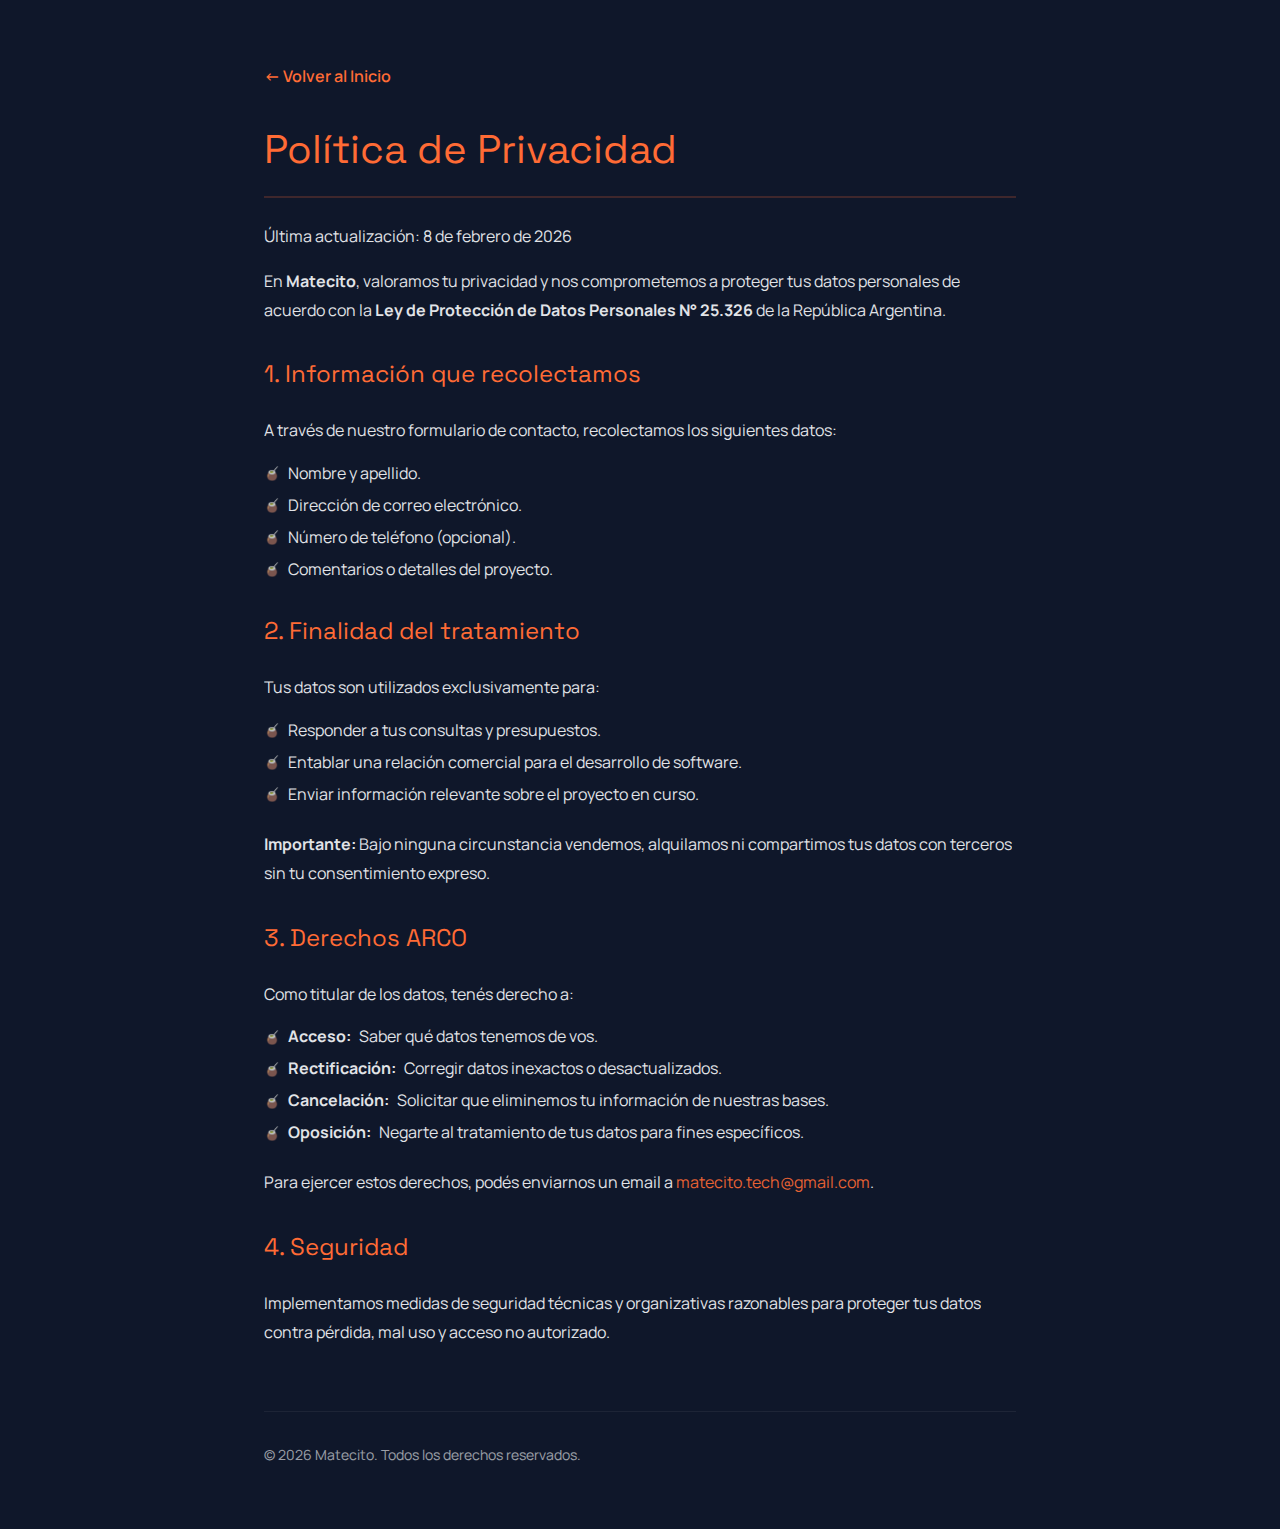
<file: politica-de-privacidad.html>
<!DOCTYPE html>
<html lang="es">

<head>
    <meta charset="UTF-8">
    <meta name="viewport" content="width=device-width, initial-scale=1.0">
    <title>Política de Privacidad | Matecito</title>
    <link rel="icon" type="image/svg+xml" href="public/matecito-favicon.svg">
    <link
        href="https://fonts.googleapis.com/css2?family=Manrope:wght@300;400;500;600;700;800&family=Space+Grotesk:wght@500;700&display=swap"
        rel="stylesheet">
    <link rel="stylesheet" href="css/output.css">
    <style>
        body {
            font-family: 'Manrope', sans-serif;
            background-color: #0f172a;
            color: #f8fafc;
        }

        .legal-container {
            max-width: 800px;
            margin: 0 auto;
            padding: 4rem 1.5rem;
        }

        h1,
        h2 {
            font-family: 'Space Grotesk', sans-serif;
            color: #ff6b35;
            margin-bottom: 1.5rem;
        }

        h1 {
            font-size: 2.5rem;
            border-bottom: 2px solid rgba(255, 107, 53, 0.2);
            padding-bottom: 1rem;
        }

        h2 {
            font-size: 1.5rem;
            margin-top: 2rem;
        }

        p {
            margin-bottom: 1rem;
            line-height: 1.8;
            opacity: 0.9;
        }

        ul {
            margin-bottom: 1.5rem;
            list-style-type: none;
            padding-left: 0;
        }

        li {
            margin-bottom: 0.5rem;
            display: flex;
            align-items: flex-start;
            gap: 0.5rem;
            opacity: 0.9;
        }

        li::before {
            content: "🧉";
            font-size: 0.8rem;
            margin-top: 0.2rem;
        }

        .back-link {
            display: inline-flex;
            align-items: center;
            gap: 0.5rem;
            color: #ff6b35;
            text-decoration: none;
            margin-bottom: 2rem;
            font-weight: 600;
            transition: transform 0.2s;
        }

        .back-link:hover {
            transform: translateX(-5px);
        }
    </style>
</head>

<body>
    <div class="legal-container">
        <a href="index.html" class="back-link">← Volver al Inicio</a>

        <h1>Política de Privacidad</h1>
        <p>Última actualización: 8 de febrero de 2026</p>

        <section>
            <p>En <strong>Matecito</strong>, valoramos tu privacidad y nos comprometemos a proteger tus datos personales
                de acuerdo con la <strong>Ley de Protección de Datos Personales N° 25.326</strong> de la República
                Argentina.</p>
        </section>

        <section>
            <h2>1. Información que recolectamos</h2>
            <p>A través de nuestro formulario de contacto, recolectamos los siguientes datos:</p>
            <ul>
                <li>Nombre y apellido.</li>
                <li>Dirección de correo electrónico.</li>
                <li>Número de teléfono (opcional).</li>
                <li>Comentarios o detalles del proyecto.</li>
            </ul>
        </section>

        <section>
            <h2>2. Finalidad del tratamiento</h2>
            <p>Tus datos son utilizados exclusivamente para:</p>
            <ul>
                <li>Responder a tus consultas y presupuestos.</li>
                <li>Entablar una relación comercial para el desarrollo de software.</li>
                <li>Enviar información relevante sobre el proyecto en curso.</li>
            </ul>
            <p><strong>Importante:</strong> Bajo ninguna circunstancia vendemos, alquilamos ni compartimos tus datos con
                terceros sin tu consentimiento expreso.</p>
        </section>

        <section>
            <h2>3. Derechos ARCO</h2>
            <p>Como titular de los datos, tenés derecho a:</p>
            <ul>
                <li><strong>Acceso:</strong> Saber qué datos tenemos de vos.</li>
                <li><strong>Rectificación:</strong> Corregir datos inexactos o desactualizados.</li>
                <li><strong>Cancelación:</strong> Solicitar que eliminemos tu información de nuestras bases.</li>
                <li><strong>Oposición:</strong> Negarte al tratamiento de tus datos para fines específicos.</li>
            </ul>
            <p>Para ejercer estos derechos, podés enviarnos un email a <a href="mailto:matecito.tech@gmail.com"
                    style="color: #ff6b35;">matecito.tech@gmail.com</a>.</p>
        </section>

        <section>
            <h2>4. Seguridad</h2>
            <p>Implementamos medidas de seguridad técnicas y organizativas razonables para proteger tus datos contra
                pérdida, mal uso y acceso no autorizado.</p>
        </section>

        <footer
            style="margin-top: 4rem; padding-top: 2rem; border-top: 1px solid rgba(255,255,255,0.1); font-size: 0.875rem; opacity: 0.6;">
            &copy; 2026 Matecito. Todos los derechos reservados.
        </footer>
    </div>
</body>

</html>
</file>
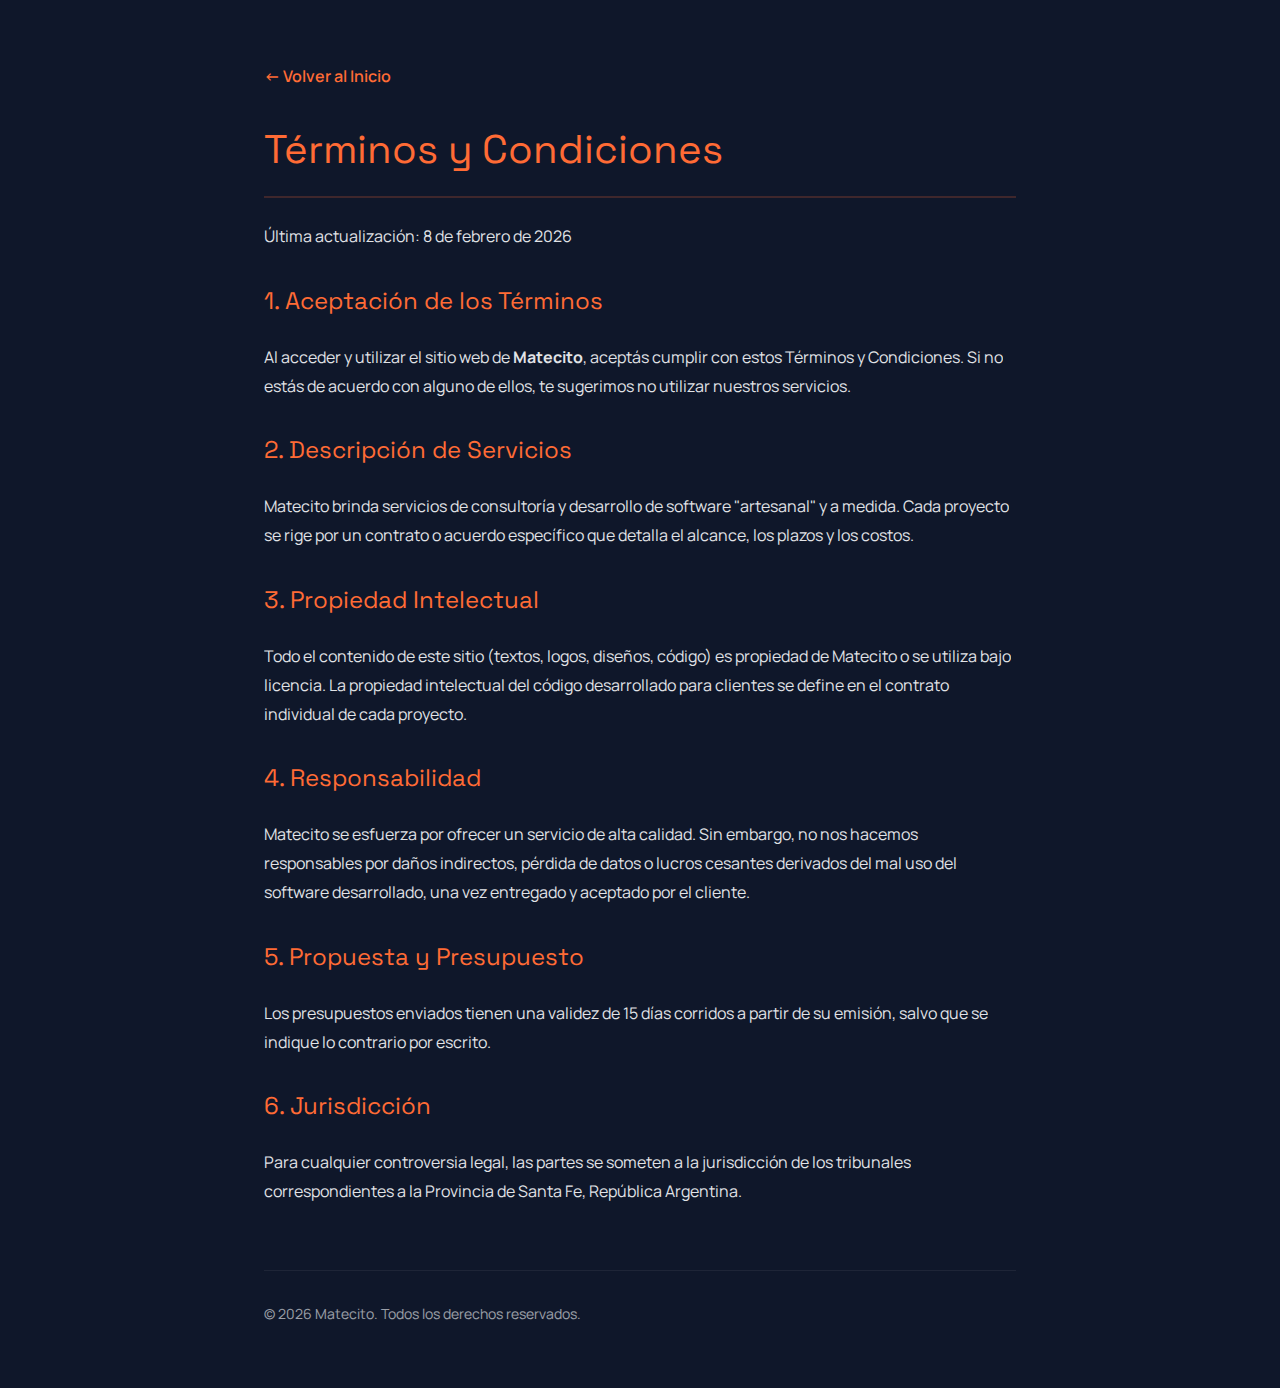
<file: terminos-y-condiciones.html>
<!DOCTYPE html>
<html lang="es">

<head>
    <meta charset="UTF-8">
    <meta name="viewport" content="width=device-width, initial-scale=1.0">
    <title>Términos y Condiciones | Matecito</title>
    <link rel="icon" type="image/svg+xml" href="public/matecito-favicon.svg">
    <link
        href="https://fonts.googleapis.com/css2?family=Manrope:wght@300;400;500;600;700;800&family=Space+Grotesk:wght@500;700&display=swap"
        rel="stylesheet">
    <link rel="stylesheet" href="css/output.css">
    <style>
        body {
            font-family: 'Manrope', sans-serif;
            background-color: #0f172a;
            color: #f8fafc;
        }

        .legal-container {
            max-width: 800px;
            margin: 0 auto;
            padding: 4rem 1.5rem;
        }

        h1,
        h2 {
            font-family: 'Space Grotesk', sans-serif;
            color: #ff6b35;
            margin-bottom: 1.5rem;
        }

        h1 {
            font-size: 2.5rem;
            border-bottom: 2px solid rgba(255, 107, 53, 0.2);
            padding-bottom: 1rem;
        }

        h2 {
            font-size: 1.5rem;
            margin-top: 2rem;
        }

        p {
            margin-bottom: 1rem;
            line-height: 1.8;
            opacity: 0.9;
        }

        ul {
            margin-bottom: 1.5rem;
            list-style-type: none;
            padding-left: 0;
        }

        li {
            margin-bottom: 0.5rem;
            display: flex;
            align-items: flex-start;
            gap: 0.5rem;
            opacity: 0.9;
        }

        li::before {
            content: "🧉";
            font-size: 0.8rem;
            margin-top: 0.2rem;
        }

        .back-link {
            display: inline-flex;
            align-items: center;
            gap: 0.5rem;
            color: #ff6b35;
            text-decoration: none;
            margin-bottom: 2rem;
            font-weight: 600;
            transition: transform 0.2s;
        }

        .back-link:hover {
            transform: translateX(-5px);
        }
    </style>
</head>

<body>
    <div class="legal-container">
        <a href="index.html" class="back-link">← Volver al Inicio</a>

        <h1>Términos y Condiciones</h1>
        <p>Última actualización: 8 de febrero de 2026</p>

        <section>
            <h2>1. Aceptación de los Términos</h2>
            <p>Al acceder y utilizar el sitio web de <strong>Matecito</strong>, aceptás cumplir con estos Términos y
                Condiciones. Si no estás de acuerdo con alguno de ellos, te sugerimos no utilizar nuestros servicios.
            </p>
        </section>

        <section>
            <h2>2. Descripción de Servicios</h2>
            <p>Matecito brinda servicios de consultoría y desarrollo de software "artesanal" y a medida. Cada proyecto
                se rige por un contrato o acuerdo específico que detalla el alcance, los plazos y los costos.</p>
        </section>

        <section>
            <h2>3. Propiedad Intelectual</h2>
            <p>Todo el contenido de este sitio (textos, logos, diseños, código) es propiedad de Matecito o se utiliza
                bajo licencia. La propiedad intelectual del código desarrollado para clientes se define en el contrato
                individual de cada proyecto.</p>
        </section>

        <section>
            <h2>4. Responsabilidad</h2>
            <p>Matecito se esfuerza por ofrecer un servicio de alta calidad. Sin embargo, no nos hacemos responsables
                por daños indirectos, pérdida de datos o lucros cesantes derivados del mal uso del software
                desarrollado, una vez entregado y aceptado por el cliente.</p>
        </section>

        <section>
            <h2>5. Propuesta y Presupuesto</h2>
            <p>Los presupuestos enviados tienen una validez de 15 días corridos a partir de su emisión, salvo que se
                indique lo contrario por escrito.</p>
        </section>

        <section>
            <h2>6. Jurisdicción</h2>
            <p>Para cualquier controversia legal, las partes se someten a la jurisdicción de los tribunales
                correspondientes a la Provincia de Santa Fe, República Argentina.</p>
        </section>

        <footer
            style="margin-top: 4rem; padding-top: 2rem; border-top: 1px solid rgba(255,255,255,0.1); font-size: 0.875rem; opacity: 0.6;">
            &copy; 2026 Matecito. Todos los derechos reservados.
        </footer>
    </div>
</body>

</html>
</file>
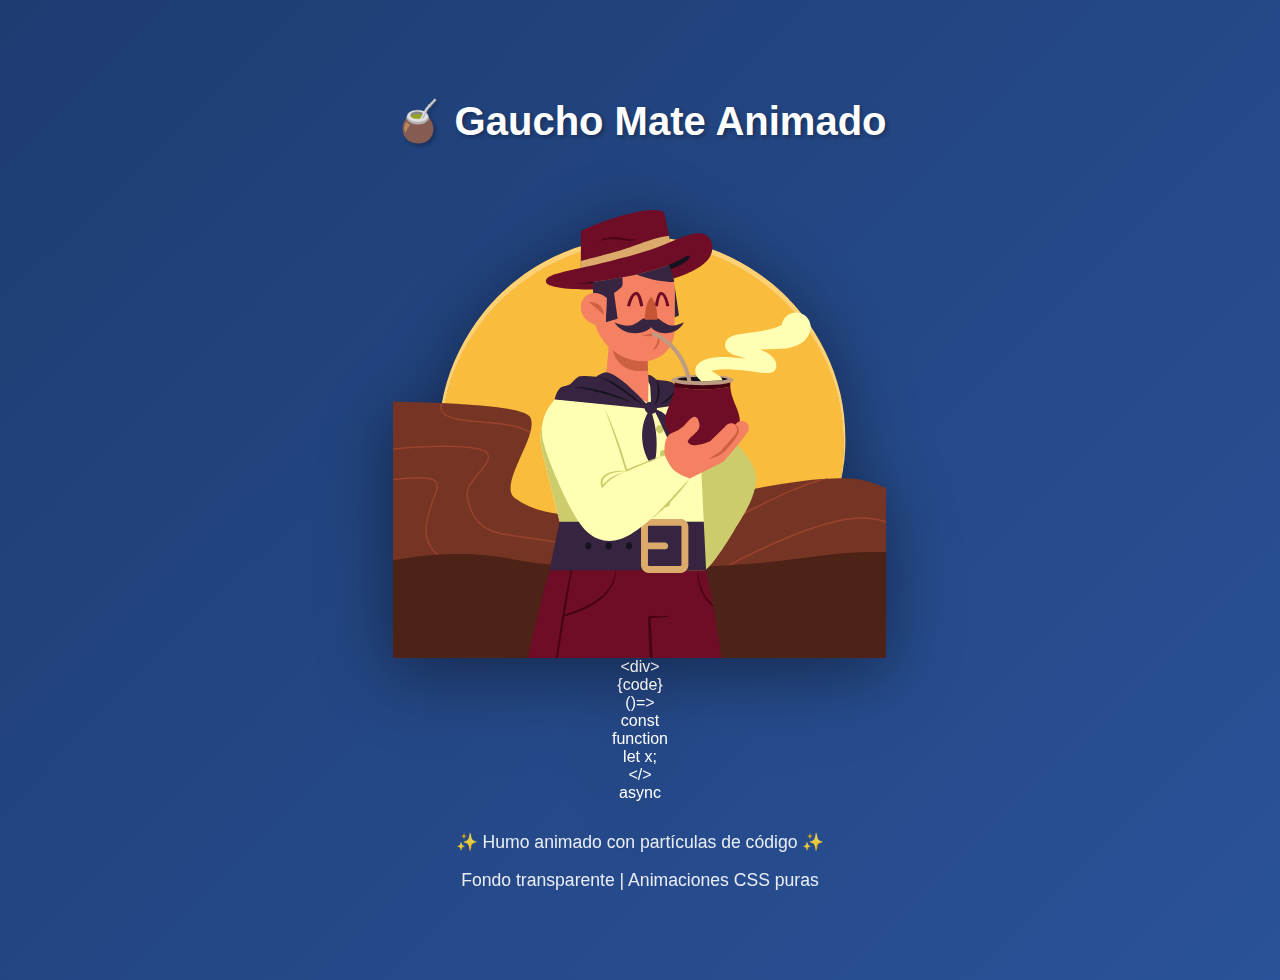
<file: examples/gaucho-demo.html>
<!DOCTYPE html>
<html lang="es">

<head>
    <meta charset="UTF-8">
    <meta name="viewport" content="width=device-width, initial-scale=1.0">
    <title>Gaucho Mate Animado</title>
    <link rel="stylesheet" href="../css/gaucho-animation.css">
    <style>
        body {
            margin: 0;
            padding: 40px;
            background: linear-gradient(135deg, #1e3c72 0%, #2a5298 100%);
            min-height: 100vh;
            display: flex;
            justify-content: center;
            align-items: center;
            font-family: 'Arial', sans-serif;
        }

        .demo-container {
            text-align: center;
            color: white;
        }

        h1 {
            font-size: 2.5em;
            margin-bottom: 20px;
            text-shadow: 2px 2px 4px rgba(0, 0, 0, 0.3);
        }

        .gaucho-container {
            max-width: 500px;
            width: 100%;
            filter: drop-shadow(0 10px 30px rgba(0, 0, 0, 0.3));
        }

        #gaucho-svg {
            width: 100%;
            height: auto;
        }

        .info {
            margin-top: 30px;
            font-size: 1.1em;
            opacity: 0.9;
        }
    </style>
</head>

<body>
    <div class="demo-container">
        <h1>🧉 Gaucho Mate Animado</h1>

        <div class="gaucho-container">
            <!-- SVG con animaciones -->
            <svg id="gaucho-svg" viewBox="0 0 500 500" xmlns="http://www.w3.org/2000/svg">
                <use href="../public/gaucho-animated.svg#OBJECTS"></use>
            </svg>

            <!-- Partículas de código flotantes -->
            <div class="code-particles">
                <div class="code-particle" style="--drift: -1">&lt;div&gt;</div>
                <div class="code-particle" style="--drift: 1">{code}</div>
                <div class="code-particle" style="--drift: -0.5">()=&gt;</div>
                <div class="code-particle" style="--drift: 0.5">const</div>
                <div class="code-particle" style="--drift: -1.2">function</div>
                <div class="code-particle" style="--drift: 1.2">let x;</div>
                <div class="code-particle" style="--drift: -0.7">&lt;/&gt;</div>
                <div class="code-particle" style="--drift: 0.7">async</div>
            </div>
        </div>

        <div class="info">
            <p>✨ Humo animado con partículas de código ✨</p>
            <p>Fondo transparente | Animaciones CSS puras</p>
        </div>
    </div>

    <script>
        // Script para agregar clases de animación dinámicamente al SVG cargado
        document.addEventListener('DOMContentLoaded', function () {
            // Cargar el SVG completo
            fetch('../public/gaucho-animated.svg')
                .then(response => response.text())
                .then(svgContent => {
                    // Insertar el SVG en el contenedor
                    const svgContainer = document.getElementById('gaucho-svg');
                    svgContainer.innerHTML = svgContent.split('<svg')[1].split('</svg>')[0];

                    // Agregar clases de animación a elementos específicos
                    // El mate (elementos de color amarillo/dorado)
                    const mateCup = svgContainer.querySelector('[style*="#FFFFB3"]');
                    if (mateCup && mateCup.parentElement) {
                        mateCup.parentElement.classList.add('mate-cup');
                    }
                });
        });
    </script>
</body>

</html>
</file>
<file: css/gaucho-animation.css>
/* ================================================
   ANIMACIONES GAUCHO MATE OPTIMIZADA
   Humo SVG y Efectos 3D
   ================================================ */

/* Contenedor principal con perspectiva */
.gaucho-hero-container {
    perspective: 1000px;
    transform-style: preserve-3d;
    transition: transform 0.1s cubic-bezier(0.25, 0.46, 0.45, 0.94);
    will-change: transform;
    /* Optimización GPU */
    position: relative;
    z-index: 10;
}

/* El SVG propiamente dicho */
#gaucho-svg {
    display: block;
    max-width: 100%;
    height: auto;
    filter: drop-shadow(0 20px 40px rgba(0, 0, 0, 0.15));
    /* Sombra suave */
}

/* ================================================
   ANIMACIÓN DE HUMO (SVG PATHS)
   ================================================ */

.smoke-wave {
    opacity: 0;
    transform-origin: center bottom;
    animation: smoke-rise 4s ease-out infinite;
    will-change: transform, opacity;
    /* Optimizar animaciones costosas */
}

.smoke-wave:nth-child(1) {
    animation-delay: 0s;
    animation-duration: 5s;
}

.smoke-wave:nth-child(2) {
    animation-delay: 1.5s;
    animation-duration: 4.5s;
    /* Variación para naturalidad */
    stroke-width: 4px;
}

.smoke-wave:nth-child(3) {
    animation-delay: 3s;
    animation-duration: 5.5s;
    stroke-dasharray: 5, 5;
    /* Efecto discontinuo sutil */
}

@keyframes smoke-rise {
    0% {
        opacity: 0;
        transform: translateY(0) scale(0.5) translateX(0);
        stroke-opacity: 0.6;
    }

    20% {
        opacity: 0.5;
        stroke-opacity: 0.4;
    }

    100% {
        opacity: 0;
        transform: translateY(-80px) scale(2) translateX(20px);
        /* Sube y se disipa a la derecha */
        stroke-opacity: 0;
        stroke-width: 15px;
        /* Se expande */
    }
}

/* ================================================
   EFECTOS GLOBALES SUTILES
   ================================================ */

/* Pulso suave para dar vida */
#gaucho-svg {
    animation: float-idle 6s ease-in-out infinite;
}

@keyframes float-idle {

    0%,
    100% {
        transform: translateY(0);
    }

    50% {
        transform: translateY(-10px);
    }
}
</file>
<file: css/output.css>
/* ==============================================
   MATECITO - OPTIMIZED STATIC CSS
   Generated for maximum performance
   ============================================== */

/* RESET & BASE */
*,
::before,
::after {
    box-sizing: border-box;
    border-width: 0;
    border-style: solid;
    border-color: #e5e7eb
}

::before,
::after {
    --tw-content: ''
}

html {
    line-height: 1.5;
    -webkit-text-size-adjust: 100%;
    -moz-tab-size: 4;
    tab-size: 4;
    font-family: ui-sans-serif, system-ui, -apple-system, BlinkMacSystemFont, "Segoe UI", Roboto, "Helvetica Neue", Arial, "Noto Sans", sans-serif, "Apple Color Emoji", "Segoe UI Emoji", "Segoe UI Symbol", "Noto Color Emoji";
    font-feature-settings: normal;
    font-variation-settings: normal
}

body {
    margin: 0;
    line-height: inherit
}

hr {
    height: 0;
    color: inherit;
    border-top-width: 1px
}

abbr:where([title]) {
    text-decoration: underline dotted
}

h1,
h2,
h3,
h4,
h5,
h6 {
    font-size: inherit;
    font-weight: inherit
}

a {
    color: inherit;
    text-decoration: inherit
}

b,
strong {
    font-weight: bolder
}

code,
kbd,
samp,
pre {
    font-family: ui-monospace, SFMono-Regular, Menlo, Monaco, Consolas, "Liberation Mono", "Courier New", monospace;
    font-size: 1em
}

small {
    font-size: 80%
}

sub,
sup {
    font-size: 75%;
    line-height: 0;
    position: relative;
    vertical-align: baseline
}

sub {
    bottom: -.25em
}

sup {
    top: -.5em
}

table {
    text-indent: 0;
    border-color: inherit;
    border-collapse: collapse
}

button,
input,
optgroup,
select,
textarea {
    font-family: inherit;
    font-size: 100%;
    font-weight: inherit;
    line-height: inherit;
    color: inherit;
    margin: 0;
    padding: 0
}

button,
select {
    text-transform: none
}

button,
[type='button'],
[type='reset'],
[type='submit'] {
    -webkit-appearance: button;
    background-color: transparent;
    background-image: none
}

:-moz-focusring {
    outline: auto
}

:-moz-ui-invalid {
    box-shadow: none
}

progress {
    vertical-align: baseline
}

::-webkit-inner-spin-button,
::-webkit-outer-spin-button {
    height: auto
}

[type='search'] {
    -webkit-appearance: textfield;
    outline-offset: -2px
}

::-webkit-search-decoration {
    -webkit-appearance: none
}

::-webkit-file-upload-button {
    -webkit-appearance: button;
    font: inherit
}

summary {
    display: list-item
}

blockquote,
dl,
dd,
h1,
h2,
h3,
h4,
h5,
h6,
hr,
figure,
p,
pre {
    margin: 0
}

fieldset {
    margin: 0;
    padding: 0
}

legend {
    padding: 0
}

ol,
ul,
menu {
    list-style: none;
    margin: 0;
    padding: 0
}

textarea {
    resize: vertical
}

input::placeholder,
textarea::placeholder {
    opacity: 1;
    color: #9ca3af
}

button,
[role="button"] {
    cursor: pointer
}

:disabled {
    cursor: default
}

img,
svg,
video,
canvas,
audio,
iframe,
embed,
object {
    display: block;
    vertical-align: middle
}

img,
video {
    max-width: 100%;
    height: auto
}

[hidden] {
    display: none
}

/* CSS VARIABLES */
:root {
    --brand-orange: #ff6b35;
    --brand-wood: #3e2723;
    --brand-cream: #fdfbf7;
    --brand-dark: #1a120e;
    --brand-green: #2e7d32;
    --brand-accent: #F59E0B;
    --font-sans: Manrope, sans-serif;
    --font-display: 'Space Grotesk', sans-serif;
}

/* SMOOTH SCROLL - Pure CSS */
html {
    scroll-behavior: smooth
}

/* TYPOGRAPHY */
body {
    font-family: var(--font-sans);
    background-color: var(--brand-cream);
    color: var(--brand-dark);
    -webkit-font-smoothing: antialiased;
    overflow-x: hidden
}

.font-sans {
    font-family: var(--font-sans)
}

.font-display {
    font-family: var(--font-display)
}

.font-light {
    font-weight: 300
}

.font-normal {
    font-weight: 400
}

.font-medium {
    font-weight: 500
}

.font-semibold {
    font-weight: 600
}

.font-bold {
    font-weight: 700
}

.font-extrabold {
    font-weight: 800
}

.font-mono {
    font-family: ui-monospace, SFMono-Regular, Menlo, Monaco, Consolas, "Liberation Mono", "Courier New", monospace
}

/* TEXT SIZES */
.text-xs {
    font-size: .75rem;
    line-height: 1rem
}

.text-sm {
    font-size: .875rem;
    line-height: 1.25rem
}

.text-base {
    font-size: 1rem;
    line-height: 1.5rem
}

.text-lg {
    font-size: 1.125rem;
    line-height: 1.75rem
}

.text-xl {
    font-size: 1.25rem;
    line-height: 1.75rem
}

.text-2xl {
    font-size: 1.5rem;
    line-height: 2rem
}

.text-3xl {
    font-size: 1.875rem;
    line-height: 2.25rem
}

.text-4xl {
    font-size: 2.25rem;
    line-height: 2.5rem
}

.text-5xl {
    font-size: 3rem;
    line-height: 1
}

.text-6xl {
    font-size: 3.75rem;
    line-height: 1
}

.text-7xl {
    font-size: 4.5rem;
    line-height: 1
}

/* COLORS */
.text-white {
    color: #fff
}

.text-black {
    color: #000
}

.text-gray-300 {
    color: #d1d5db
}

.text-gray-400 {
    color: #9ca3af
}

.text-gray-500 {
    color: #6b7280
}

.text-gray-600 {
    color: #4b5563
}

.text-green-500 {
    color: #10b981
}

.text-green-700 {
    color: #047857
}

.text-blue-400 {
    color: #60a5fa
}

.text-blue-500 {
    color: #3b82f6
}

.text-cyan-500 {
    color: #06b6d4
}

.text-orange-500 {
    color: #f97316
}

.text-yellow-500 {
    color: #eab308
}

.text-brand-orange {
    color: var(--brand-orange)
}

.text-brand-wood {
    color: var(--brand-wood)
}

.text-brand-cream {
    color: var(--brand-cream)
}

.text-brand-dark {
    color: var(--brand-dark)
}

.text-brand-green {
    color: var(--brand-green)
}

/* BACKGROUNDS */
.bg-white {
    background-color: #fff
}

.bg-black {
    background-color: #000
}

.bg-gray-50 {
    background-color: #f9fafb
}

.bg-gray-100 {
    background-color: #f3f4f6
}

.bg-green-100 {
    background-color: #d1fae5
}

.bg-green-600 {
    background-color: #059669
}

.bg-orange-600 {
    background-color: #ea580c
}

.bg-brand-cream {
    background-color: var(--brand-cream)
}

.bg-brand-dark {
    background-color: var(--brand-dark)
}

.bg-brand-wood {
    background-color: var(--brand-wood)
}

.bg-brand-orange {
    background-color: var(--brand-orange)
}

.bg-brand-green {
    background-color: var(--brand-green)
}

.bg-\[#1e1e1e\] {
    background-color: #1e1e1e
}

.bg-\[#252526\] {
    background-color: #252526
}

.bg-\[#ff5f56\] {
    background-color: #ff5f56
}

.bg-\[#ffbd2e\] {
    background-color: #ffbd2e
}

.bg-\[#27c93f\] {
    background-color: #27c93f
}

/* OPACITY */
.opacity-50 {
    opacity: .5
}

.opacity-60 {
    opacity: .6
}

.opacity-75 {
    opacity: .75
}

.opacity-80 {
    opacity: .8
}

/* SPACING */
.p-0 {
    padding: 0
}

.p-1 {
    padding: .25rem
}

.p-2 {
    padding: .5rem
}

.p-3 {
    padding: .75rem
}

.p-4 {
    padding: 1rem
}

.p-6 {
    padding: 1.5rem
}

.p-8 {
    padding: 2rem
}

.p-10 {
    padding: 2.5rem
}

.px-2 {
    padding-left: .5rem;
    padding-right: .5rem
}

.px-3 {
    padding-left: .75rem;
    padding-right: .75rem
}

.px-4 {
    padding-left: 1rem;
    padding-right: 1rem
}

.px-5 {
    padding-left: 1.25rem;
    padding-right: 1.25rem
}

.px-6 {
    padding-left: 1.5rem;
    padding-right: 1.5rem
}

.px-8 {
    padding-left: 2rem;
    padding-right: 2rem
}

.py-1 {
    padding-top: .25rem;
    padding-bottom: .25rem
}

.py-2 {
    padding-top: .5rem;
    padding-bottom: .5rem
}

.py-2\.5 {
    padding-top: .625rem;
    padding-bottom: .625rem
}

.py-3 {
    padding-top: .75rem;
    padding-bottom: .75rem
}

.py-4 {
    padding-top: 1rem;
    padding-bottom: 1rem
}

.py-12 {
    padding-top: 3rem;
    padding-bottom: 3rem
}

.py-16 {
    padding-top: 4rem;
    padding-bottom: 4rem
}

.py-24 {
    padding-top: 6rem;
    padding-bottom: 6rem
}

.pt-4 {
    padding-top: 1rem
}

.pt-8 {
    padding-top: 2rem
}

.pt-20 {
    padding-top: 5rem
}

.pb-2 {
    padding-bottom: .5rem
}

.pb-3 {
    padding-bottom: .5rem
}

.pl-4 {
    padding-left: 1rem
}

.pl-8 {
    padding-left: 2rem
}

.pl-12 {
    padding-left: 3rem
}

.pr-12 {
    padding-right: 3rem
}

.m-0 {
    margin: 0
}

.mx-auto {
    margin-left: auto;
    margin-right: auto
}

.mb-1 {
    margin-bottom: .25rem
}

.mb-2 {
    margin-bottom: .5rem
}

.mb-4 {
    margin-bottom: 1rem
}

.mb-6 {
    margin-bottom: 1.5rem
}

.mb-8 {
    margin-bottom: 2rem
}

.mb-10 {
    margin-bottom: 2.5rem
}

.mb-12 {
    margin-bottom: 3rem
}

.mb-16 {
    margin-bottom: 4rem
}

.mb-20 {
    margin-bottom: 5rem
}

.mt-2 {
    margin-top: .5rem
}

.mt-8 {
    margin-top: 2rem
}

.mt-10 {
    margin-top: 2.5rem
}

.mt-12 {
    margin-top: 3rem
}

.ml-4 {
    margin-left: 1rem
}

/* WIDTHS */
.w-2 {
    width: .5rem
}

.w-3 {
    width: .75rem
}

.w-4 {
    width: 1rem
}

.w-8 {
    width: 2rem
}

.w-10 {
    width: 2.5rem
}

.w-12 {
    width: 3rem
}

.w-32 {
    width: 8rem
}

.w-full {
    width: 100%
}

.max-w-xs {
    max-width: 20rem
}

.max-w-2xl {
    max-width: 42rem
}

.max-w-3xl {
    max-width: 48rem
}

.max-w-4xl {
    max-width: 56rem
}

.max-w-7xl {
    max-width: 80rem
}

.min-h-\[90vh\] {
    min-height: 90vh
}

/* HEIGHTS */
.h-2 {
    height: .5rem
}

.h-3 {
    height: .75rem
}

.h-4 {
    height: 1rem
}

.h-8 {
    height: 2rem
}

.h-10 {
    height: 2.5rem
}

.h-12 {
    height: 3rem
}

.h-20 {
    height: 5rem
}

.h-32 {
    height: 8rem
}

.h-auto {
    height: auto
}

/* FLEX */
.flex {
    display: flex
}

.inline-flex {
    display: inline-flex
}

.flex-row {
    flex-direction: row
}

.flex-col {
    flex-direction: column
}

.flex-wrap {
    flex-wrap: wrap
}

.items-start {
    align-items: flex-start
}

.items-center {
    align-items: center
}

.justify-start {
    justify-content: flex-start
}

.justify-center {
    justify-content: center
}

.justify-between {
    justify-content: space-between
}

.gap-1 {
    gap: .25rem
}

.gap-1\.5 {
    gap: .375rem
}

.gap-2 {
    gap: .5rem
}

.gap-3 {
    gap: .75rem
}

.gap-4 {
    gap: 1rem
}

.gap-6 {
    gap: 1.5rem
}

.gap-8 {
    gap: 2rem
}

.gap-12 {
    gap: 3rem
}

.gap-16 {
    gap: 4rem
}

.flex-1 {
    flex: 1 1 0%
}

.flex-shrink-0 {
    flex-shrink: 0
}

.shrink-0 {
    flex-shrink: 0
}

/* GRID */
.grid {
    display: grid
}

.grid-cols-2 {
    grid-template-columns: repeat(2, minmax(0, 1fr))
}

.grid-cols-3 {
    grid-template-columns: repeat(3, minmax(0, 1fr))
}

.col-span-1 {
    grid-column: span 1/span 1
}

/* POSITIONING */
.static {
    position: static
}

.fixed {
    position: fixed
}

.absolute {
    position: absolute
}

.relative {
    position: relative
}

.inset-0 {
    top: 0;
    right: 0;
    bottom: 0;
    left: 0
}

.top-0 {
    top: 0
}

.right-0 {
    right: 0
}

.bottom-1 {
    bottom: .25rem
}

.-top-8 {
    top: -2rem
}

.-right-8 {
    right: -2rem
}

.-inset-10 {
    top: -2.5rem;
    right: -2.5rem;
    bottom: -2.5rem;
    left: -2.5rem
}

.z-0 {
    z-index: 0
}

.z-10 {
    z-index: 10
}

.z-50 {
    z-index: 50
}

/* DISPLAY */
.block {
    display: block
}

.inline-block {
    display: inline-block
}

.hidden {
    display: none
}

/* BORDERS */
.border {
    border-width: 1px
}

.border-b {
    border-bottom-width: 1px
}

.border-t {
    border-top-width: 1px
}

.border-y {
    border-top-width: 1px;
    border-bottom-width: 1px
}

.border-l-4 {
    border-left-width: 4px
}

.border-gray-100 {
    border-color: #f3f4f6
}

.border-gray-200 {
    border-color: #e5e7eb
}

.border-green-500 {
    border-color: #10b981
}

.border-blue-500 {
    border-color: #3b82f6
}

.border-white\/5 {
    border-color: rgba(255, 255, 255, .05)
}

.border-white\/10 {
    border-color: rgba(255, 255, 255, .1)
}

.border-brand-wood\/5 {
    border-color: rgba(62, 39, 35, .05)
}

.border-brand-wood\/10 {
    border-color: rgba(62, 39, 35, .1)
}

.border-brand-orange\/20 {
    border-color: rgba(255, 107, 53, .2)
}

.border-brand-orange\/50 {
    border-color: rgba(255, 107, 53, .5)
}

.border-brand-green\/20 {
    border-color: rgba(46, 125, 50, .2)
}

/* BORDER RADIUS */
.rounded {
    border-radius: .25rem
}

.rounded-xl {
    border-radius: .75rem
}

.rounded-2xl {
    border-radius: 1rem
}

.rounded-3xl {
    border-radius: 1.5rem
}

.rounded-full {
    border-radius: 9999px
}

/* SHADOWS */
.shadow-sm {
    box-shadow: 0 1px 2px 0 rgba(0, 0, 0, .05)
}

.shadow {
    box-shadow: 0 1px 3px 0 rgba(0, 0, 0, .1), 0 1px 2px -1px rgba(0, 0, 0, .1)
}

.shadow-md {
    box-shadow: 0 4px 6px -1px rgba(0, 0, 0, .1), 0 2px 4px -2px rgba(0, 0, 0, .1)
}

.shadow-lg {
    box-shadow: 0 10px 15px -3px rgba(0, 0, 0, .1), 0 4px 6px -4px rgba(0, 0, 0, .1)
}

.shadow-xl {
    box-shadow: 0 20px 25px -5px rgba(0, 0, 0, .1), 0 8px 10px -6px rgba(0, 0, 0, .1)
}

.shadow-2xl {
    box-shadow: 0 25px 50px -12px rgba(0, 0, 0, .25)
}

.shadow-brand-orange\/20 {
    box-shadow: 0 10px 15px -3px rgba(255, 107, 53, .2)
}

.shadow-brand-orange\/30 {
    box-shadow: 0 10px 15px -3px rgba(255, 107, 53, .3)
}

.drop-shadow-2xl {
    filter: drop-shadow(0 25px 25px rgba(0, 0, 0, .15))
}

/* ANIMATIONS */
@keyframes float {

    0%,
    100% {
        transform: translateY(0)
    }

    50% {
        transform: translateY(-15px)
    }
}

@keyframes ember {
    0% {
        transform: translateY(0) scale(1);
        opacity: 1
    }

    100% {
        transform: translateY(-100px) scale(0);
        opacity: 0
    }
}

@keyframes fadeInUp {
    0% {
        opacity: 0;
        transform: translateY(20px)
    }

    100% {
        opacity: 1;
        transform: translateY(0)
    }
}

@keyframes spin {
    to {
        transform: rotate(360deg)
    }
}

@keyframes pulse {
    50% {
        opacity: .5
    }
}

@keyframes bounce {

    0%,
    100% {
        transform: translateY(-25%);
        animation-timing-function: cubic-bezier(.8, 0, 1, 1)
    }

    50% {
        transform: translateY(0);
        animation-timing-function: cubic-bezier(0, 0, .2, 1)
    }
}

.animate-float {
    animation: float 6s ease-in-out infinite
}

.animate-ember {
    animation: ember 4s ease-out infinite
}

.animate-fade-in-up {
    animation: fadeInUp .8s ease-out forwards
}

.animate-spin {
    animation: spin 1s linear infinite
}

.animate-pulse {
    animation: pulse 2s cubic-bezier(.4, 0, .6, 1) infinite
}

.animate-bounce {
    animation: bounce 1s infinite
}

/* TRANSITIONS */
.transition {
    transition-property: color, background-color, border-color, text-decoration-color, fill, stroke, opacity, box-shadow, transform, filter, backdrop-filter;
    transition-timing-function: cubic-bezier(.4, 0, .2, 1);
    transition-duration: .15s
}

.transition-all {
    transition-property: all;
    transition-timing-function: cubic-bezier(.4, 0, .2, 1);
    transition-duration: .15s
}

.transition-colors {
    transition-property: color, background-color, border-color, text-decoration-color, fill, stroke;
    transition-timing-function: cubic-bezier(.4, 0, .2, 1);
    transition-duration: .15s
}

.transition-transform {
    transition-property: transform;
    transition-timing-function: cubic-bezier(.4, 0, .2, 1);
    transition-duration: .15s
}

.transition-opacity {
    transition-property: opacity;
    transition-timing-function: cubic-bezier(.4, 0, .2, 1);
    transition-duration: .15s
}

.duration-300 {
    transition-duration: .3s
}

.duration-500 {
    transition-duration: .5s
}

.duration-700 {
    transition-duration: .7s
}

/* TRANSFORMS */
.rotate-1 {
    transform: rotate(1deg)
}

.rotate-2 {
    transform: rotate(2deg)
}

.rotate-12 {
    transform: rotate(12deg)
}

.scale-1\.05 {
    transform: scale(1.05)
}

.-translate-y-1 {
    transform: translateY(-.25rem)
}

.-translate-y-1\/2 {
    transform: translateY(-50%)
}

.translate-x-1\/2 {
    transform: translateX(50%)
}

/* TEXT UTILITIES */
.text-center {
    text-align: center
}

.text-left {
    text-align: left
}

.leading-\[1\.1\] {
    line-height: 1.1
}

.leading-relaxed {
    line-height: 1.625
}

.tracking-tight {
    letter-spacing: -.025em
}

.tracking-wide {
    letter-spacing: .025em
}

.tracking-wider {
    letter-spacing: .05em
}

.tracking-widest {
    letter-spacing: .1em
}

.uppercase {
    text-transform: uppercase
}

.italic {
    font-style: italic
}

.line-through {
    text-decoration: line-through
}

/* SPECIAL UTILITIES */
.antialiased {
    -webkit-font-smoothing: antialiased;
    -moz-osx-font-smoothing: grayscale
}

.overflow-hidden {
    overflow: hidden
}

.overflow-x-auto {
    overflow-x: auto
}

.overflow-x-hidden {
    overflow-x: hidden
}

.pointer-events-none {
    pointer-events: none
}

.cursor-pointer {
    cursor: pointer
}

.cursor-help {
    cursor: help
}

.cursor-not-allowed {
    cursor: not-allowed
}

.resize-none {
    resize: none
}

.select-none {
    user-select: none
}

.whitespace-nowrap {
    white-space: nowrap
}

/* GRADIENTS */
.bg-gradient-to-r {
    background-image: linear-gradient(to right, var(--tw-gradient-stops))
}

.from-brand-orange {
    --tw-gradient-from: var(--brand-orange);
    --tw-gradient-to: rgba(255, 107, 53, 0);
    --tw-gradient-stops: var(--tw-gradient-from), var(--tw-gradient-to)
}

.to-red-600 {
    --tw-gradient-to: #dc2626
}

.text-transparent {
    color: transparent
}

.bg-clip-text {
    background-clip: text;
    -webkit-background-clip: text
}

/* GLASS CARD */
.glass-card {
    background: rgba(255, 255, 255, .8);
    backdrop-filter: blur(12px);
    border: 1px solid rgba(255, 255, 255, .6);
    box-shadow: 0 8px 32px 0 rgba(62, 39, 35, .05)
}

/* WOOD CARD */
.wood-card {
    background: linear-gradient(145deg, #3e2723, #2d1b18);
    border: 1px solid rgba(255, 255, 255, .1)
}

/* EMBER */
.ember {
    position: absolute;
    background: var(--brand-orange);
    border-radius: 50%;
    filter: blur(1px)
}

/* TEXT GLOW */
.text-glow-orange {
    text-shadow: 0 0 20px rgba(255, 107, 53, .4)
}

/* SCROLLBAR */
::-webkit-scrollbar {
    width: 10px
}

::-webkit-scrollbar-track {
    background: var(--brand-cream)
}

::-webkit-scrollbar-thumb {
    background: var(--brand-wood);
    border-radius: 5px;
    border: 2px solid var(--brand-cream)
}

::-webkit-scrollbar-thumb:hover {
    background: var(--brand-orange)
}

/* SELECTION */
::selection {
    background-color: var(--brand-orange);
    color: #fff
}

/* HOVER STATES */
.hover\:text-brand-orange:hover {
    color: var(--brand-orange)
}

.hover\:text-\[#0077b5\]:hover {
    color: #0077b5
}

.hover\:text-black:hover {
    color: #000
}

.hover\:text-white:hover {
    color: #fff
}

.hover\:text-green-500:hover {
    color: #10b981
}

.hover\:text-blue-500:hover {
    color: #3b82f6
}

.hover\:text-cyan-500:hover {
    color: #06b6d4
}

.hover\:text-orange-500:hover {
    color: #f97316
}

.hover\:text-yellow-500:hover {
    color: #eab308
}

.hover\:bg-brand-orange:hover {
    background-color: var(--brand-orange)
}

.hover\:bg-orange-600:hover {
    background-color: #ea580c
}

.hover\:bg-black:hover {
    background-color: #000
}

.hover\:bg-white:hover {
    background-color: #fff
}

.hover\:bg-white\/10:hover {
    background-color: rgba(255, 255, 255, .1)
}

.hover\:border-brand-orange\/50:hover {
    border-color: rgba(255, 107, 53, .5)
}

.hover\:scale-105:hover {
    transform: scale(1.05)
}

.hover\:scale-110:hover {
    transform: scale(1.1)
}

.hover\:-translate-y-1:hover {
    transform: translateY(-.25rem)
}

.hover\:shadow-2xl:hover {
    box-shadow: 0 25px 50px -12px rgba(0, 0, 0, .25)
}

.hover\:rotate-0:hover {
    transform: rotate(0)
}

.hover\:rotate-45:hover {
    transform: rotate(45deg)
}

.hover\:opacity-100:hover {
    opacity: 1
}

.hover\:underline:hover {
    text-decoration: underline
}

.hover\:grayscale-0:hover {
    filter: grayscale(0)
}

/* GROUP HOVER */
.group:hover .group-hover\:scale-110 {
    transform: scale(1.1)
}

.group:hover .group-hover\:translate-x-1 {
    transform: translateX(.25rem)
}

.group:hover .group-hover\:text-brand-orange {
    color: var(--brand-orange)
}

.group:hover .group-hover\:rotate-45 {
    transform: rotate(45deg)
}

.group\/icon:hover .group-hover\/icon\:text-brand-orange {
    color: var(--brand-orange)
}

/* ACTIVE */
.active\:scale-\[0\.98\]:active {
    transform: scale(.98)
}

/* FOCUS */
.focus\:border-brand-orange:focus {
    border-color: var(--brand-orange)
}

.focus\:ring-brand-orange:focus {
    --tw-ring-color: var(--brand-orange)
}

/* GRAYSCALE */
.grayscale {
    filter: grayscale(100%)
}

/* BLUR */
.blur-\[60px\] {
    filter: blur(60px)
}

.blur-3xl {
    filter: blur(64px)
}

.backdrop-filter {
    backdrop-filter: var(--tw-backdrop-blur) var(--tw-backdrop-brightness)
}

.backdrop-blur {
    backdrop-filter: blur(8px)
}

/* RING */
.ring-4 {
    box-shadow: 0 0 0 4px var(--tw-ring-color)
}

.ring-brand-cream {
    --tw-ring-color: var(--brand-cream)
}

/* RESPONSIVE: MD (768px+) */
@media(min-width:768px) {
    .md\:grid-cols-2 {
        grid-template-columns: repeat(2, minmax(0, 1fr))
    }

    .md\:grid-cols-4 {
        grid-template-columns: repeat(4, minmax(0, 1fr))
    }

    .md\:flex-row {
        flex-direction: row
    }

    .md\:col-span-2 {
        grid-column: span 2/span 2
    }

    .md\:text-left {
        text-align: left
    }

    .md\:text-sm {
        font-size: .875rem
    }

    .md\:p-10 {
        padding: 2.5rem
    }
}

/* RESPONSIVE: LG (1024px+) */
@media(min-width:1024px) {
    .lg\:hidden {
        display: none
    }

    .lg\:flex {
        display: flex
    }

    .lg\:flex-row {
        flex-direction: row
    }

    .lg\:grid-cols-3 {
        grid-template-columns: repeat(3, minmax(0, 1fr))
    }

    .lg\:text-7xl {
        font-size: 4.5rem;
        line-height: 1
    }

    .lg\:pr-12 {
        padding-right: 3rem
    }

    .lg\:w-1\/2 {
        width: 50%
    }

    .lg\:text-left {
        text-align: left
    }
}

/* RESPONSIVE: SM (640px+) */
@media(min-width:640px) {
    .sm\:flex-row {
        flex-direction: row
    }
}

/* TOAST NOTIFICATIONS */
#toast-container {
    position: fixed;
    bottom: 2rem;
    right: 2rem;
    z-index: 1000;
    pointer-events: none
}

.toast {
    background: #fff;
    border-left: 4px solid #ff6b35;
    padding: 1rem 1.5rem;
    border-radius: .75rem;
    box-shadow: 0 10px 25px -5px rgba(0, 0, 0, .1), 0 8px 10px -6px rgba(0, 0, 0, .1);
    margin-top: 1rem;
    display: flex;
    align-items: center;
    gap: .75rem;
    transform: translateX(120%);
    transition: transform .4s cubic-bezier(.175, .885, .32, 1.1);
    pointer-events: auto;
    min-width: 300px
}

.toast.show {
    transform: translateX(0)
}

.toast.success {
    border-left-color: #10b981
}

.toast.error {
    border-left-color: #ef4444
}

.toast span.material-symbols-rounded {
    font-size: 1.5rem
}

.toast.success span.material-symbols-rounded {
    color: #10b981
}

.toast.error span.material-symbols-rounded {
    color: #ef4444
}
</file>
